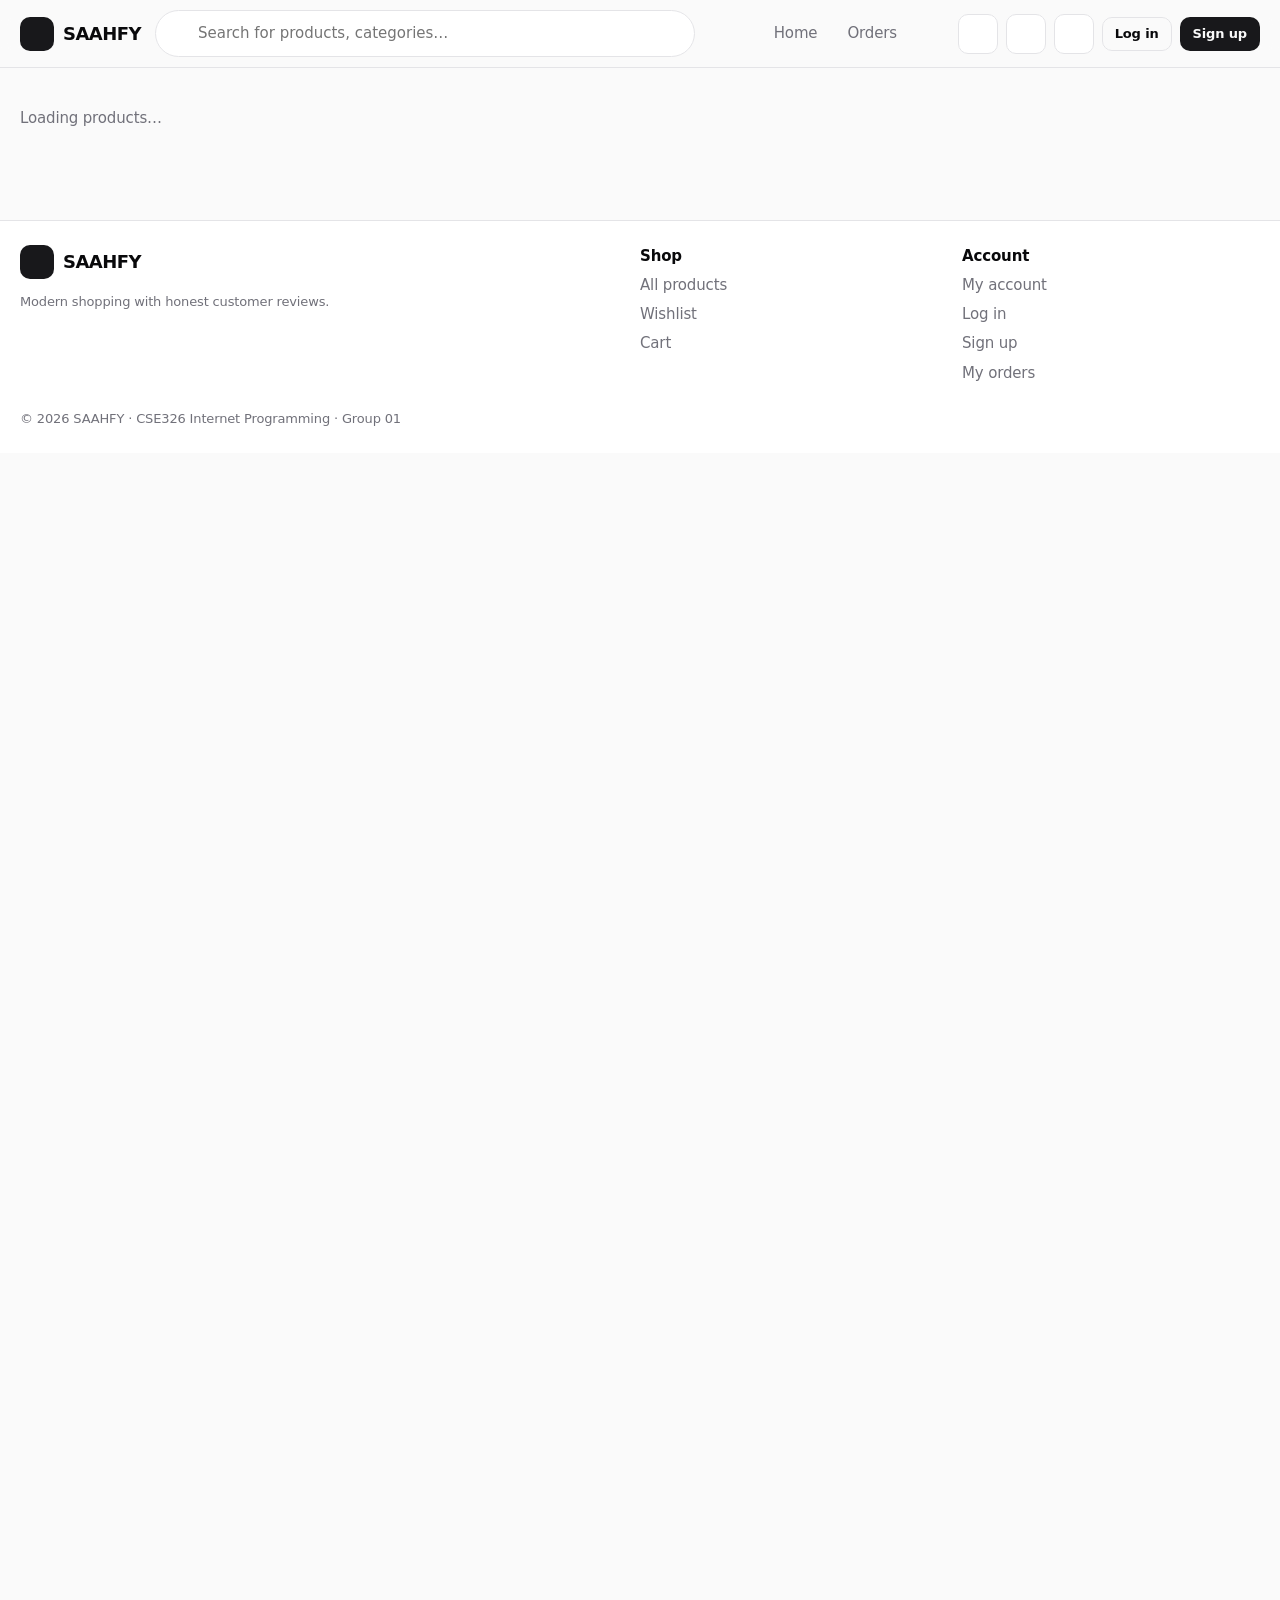
<file: index.html>
<!DOCTYPE html>
<html lang="en">
<head>
<meta charset="utf-8">
<meta name="viewport" content="width=device-width, initial-scale=1, viewport-fit=cover">
<meta name="theme-color" content="#18181b">
<title>Shop – SAAHFY</title>
<link rel="stylesheet" href="https://fonts.googleapis.com/css2?family=Inter:wght@400;500;600;700;800&display=swap">
<link rel="stylesheet" href="css/style.css">
<script>try{var t=localStorage.getItem('kk_theme');document.documentElement.dataset.theme=t||(matchMedia('(prefers-color-scheme:dark)').matches?'dark':'light')}catch(e){}</script>
</head>
<body data-root="">
<div id="app">
<header class="hd dsk">
  <div class="wrap hdr">
    <a class="logo" href="index.html"><span class="lg" data-icon="bag:18"></span>SAAHFY</a>
    <form class="hs" action="index.html"><span data-icon="search:17"></span><input name="q" placeholder="Search for products, categories…" aria-label="Search" autocomplete="off"></form>
    <nav class="nav hn">
      <a href="index.html" data-icon="home:17">Home</a>
      <a href="orders.html" data-hide-role="admin" data-icon="package:17">Orders</a>
      <a href="admin/dashboard.html" data-need="admin" hidden data-icon="shield:17">Admin</a>
    </nav>
    <div class="row hr">
      <button class="ib" onclick="toggleTheme()" aria-label="Theme" data-icon="moon:18"></button>
      <a class="ib" href="wishlist.html" aria-label="Wishlist"><span data-icon="heart:18"></span><span class="bdg wb" hidden></span></a>
      <a class="ib" href="cart.html" aria-label="Cart"><span data-icon="cart:19"></span><span class="bdg cb" hidden></span></a>
      <a class="auth-out btn o s" href="login.html">Log in</a>
      <a class="auth-out btn s" href="register.html">Sign up</a>
      <a class="auth-in acc" href="account.html" hidden><span class="av" data-avatar></span><span class="hn" data-username></span></a>
    </div>
  </div>
</header>
<header class="mh mob">
  <span class="lg" data-icon="bag:16"></span>
  <div class="mt">Home</div>
  <button class="ib" onclick="toggleTheme()" aria-label="Theme" data-icon="moon:17"></button>
  <a class="ib" href="cart.html" aria-label="Cart"><span data-icon="cart:18"></span><span class="bdg cb" hidden></span></a>
</header>
<main class="wrap mp" id="page"><p class="mu">Loading products…</p></main>
<footer class="ft dsk">
  <div class="wrap fg">
    <div><a class="logo" href="index.html"><span class="lg" data-icon="bag:18"></span>SAAHFY</a><p class="mu sm">Modern shopping with honest customer reviews.</p></div>
    <div><b>Shop</b><a href="index.html">All products</a><a href="wishlist.html">Wishlist</a><a href="cart.html">Cart</a></div>
    <div><b>Account</b><a href="account.html">My account</a><a href="login.html">Log in</a><a href="register.html">Sign up</a><a href="orders.html">My orders</a></div>
  </div>
  <div class="wrap sm mu" style="padding-top:0">© 2026 SAAHFY · CSE326 Internet Programming · Group 01</div>
</footer>
<nav class="tab mob">
  <a href="index.html"><span data-icon="home:20"></span><span>Home</span></a>
  <a href="wishlist.html"><span data-icon="heart:20"></span><span>Wishlist</span><span class="bdg wb" hidden></span></a>
  <a href="cart.html"><span data-icon="cart:20"></span><span>Cart</span><span class="bdg cb" hidden></span></a>
  <a href="orders.html" data-hide-role="admin"><span data-icon="package:20"></span><span>Orders</span></a>
  <a href="admin/dashboard.html" data-need="admin" hidden><span data-icon="shield:20"></span><span>Admin</span></a>
  <a href="account.html"><span data-icon="user:20"></span><span>Account</span></a>
</nav>
</div>
<script src="js/core.js"></script>
<script src="js/pages/index.js"></script>
</body>
</html>
</file>
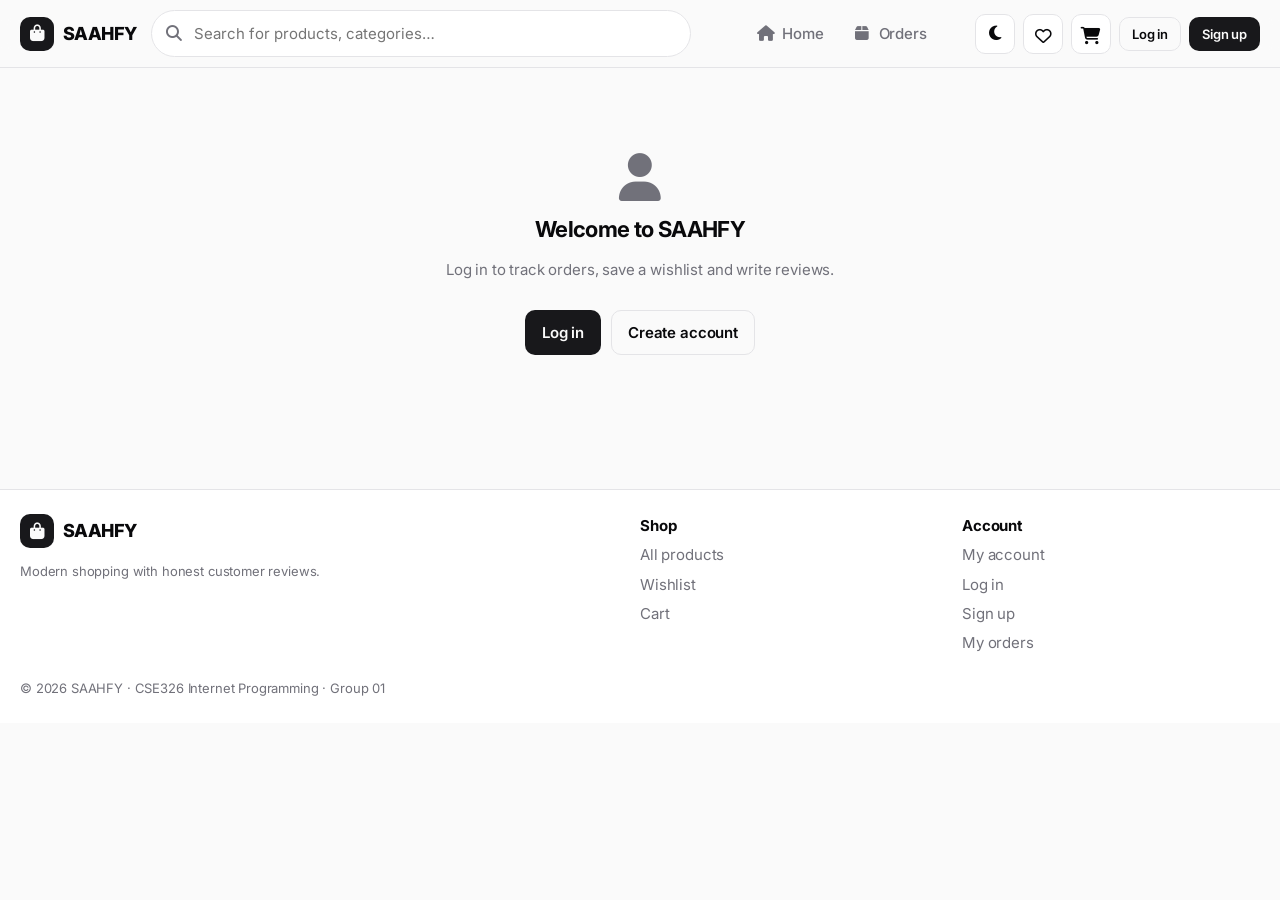
<file: account.html>
<!DOCTYPE html>
<html lang="en">
<head>
<meta charset="utf-8">
<meta name="viewport" content="width=device-width, initial-scale=1, viewport-fit=cover">
<meta name="theme-color" content="#18181b">
<title>Account – SAAHFY</title>
<link rel="stylesheet" href="https://fonts.googleapis.com/css2?family=Inter:wght@400;500;600;700;800&display=swap">
<link rel="stylesheet" href="css/style.css">
<script>try{var t=localStorage.getItem('kk_theme');document.documentElement.dataset.theme=t||(matchMedia('(prefers-color-scheme:dark)').matches?'dark':'light')}catch(e){}</script>
</head>
<body data-root="">
<div id="app">
<header class="hd dsk">
  <div class="wrap hdr">
    <a class="logo" href="index.html"><span class="lg" data-icon="bag:18"></span>SAAHFY</a>
    <form class="hs" action="index.html"><span data-icon="search:17"></span><input name="q" placeholder="Search for products, categories…" aria-label="Search" autocomplete="off"></form>
    <nav class="nav hn">
      <a href="index.html" data-icon="home:17">Home</a>
      <a href="orders.html" data-hide-role="admin" data-icon="package:17">Orders</a>
      <a href="admin/dashboard.html" data-need="admin" hidden data-icon="shield:17">Admin</a>
    </nav>
    <div class="row hr">
      <button class="ib" onclick="toggleTheme()" aria-label="Theme" data-icon="moon:18"></button>
      <a class="ib" href="wishlist.html" aria-label="Wishlist"><span data-icon="heart:18"></span><span class="bdg wb" hidden></span></a>
      <a class="ib" href="cart.html" aria-label="Cart"><span data-icon="cart:19"></span><span class="bdg cb" hidden></span></a>
      <a class="auth-out btn o s" href="login.html">Log in</a>
      <a class="auth-out btn s" href="register.html">Sign up</a>
      <a class="auth-in acc" href="account.html" hidden><span class="av" data-avatar></span><span class="hn" data-username></span></a>
    </div>
  </div>
</header>
<header class="mh mob">
  <span class="lg" data-icon="bag:16"></span>
  <div class="mt">Account</div>
  <button class="ib" onclick="toggleTheme()" aria-label="Theme" data-icon="moon:17"></button>
  <a class="ib" href="cart.html" aria-label="Cart"><span data-icon="cart:18"></span><span class="bdg cb" hidden></span></a>
</header>
<main class="wrap mp" id="page"><p class="mu">Loading account…</p></main>
<footer class="ft dsk">
  <div class="wrap fg">
    <div><a class="logo" href="index.html"><span class="lg" data-icon="bag:18"></span>SAAHFY</a><p class="mu sm">Modern shopping with honest customer reviews.</p></div>
    <div><b>Shop</b><a href="index.html">All products</a><a href="wishlist.html">Wishlist</a><a href="cart.html">Cart</a></div>
    <div><b>Account</b><a href="account.html">My account</a><a href="login.html">Log in</a><a href="register.html">Sign up</a><a href="orders.html">My orders</a></div>
  </div>
  <div class="wrap sm mu" style="padding-top:0">© 2026 SAAHFY · CSE326 Internet Programming · Group 01</div>
</footer>
<nav class="tab mob">
  <a href="index.html"><span data-icon="home:20"></span><span>Home</span></a>
  <a href="wishlist.html"><span data-icon="heart:20"></span><span>Wishlist</span><span class="bdg wb" hidden></span></a>
  <a href="cart.html"><span data-icon="cart:20"></span><span>Cart</span><span class="bdg cb" hidden></span></a>
  <a href="orders.html" data-hide-role="admin"><span data-icon="package:20"></span><span>Orders</span></a>
  <a href="admin/dashboard.html" data-need="admin" hidden><span data-icon="shield:20"></span><span>Admin</span></a>
  <a href="account.html"><span data-icon="user:20"></span><span>Account</span></a>
</nav>
</div>
<script src="js/core.js"></script>
<script src="js/pages/account.js"></script>
</body>
</html>
</file>
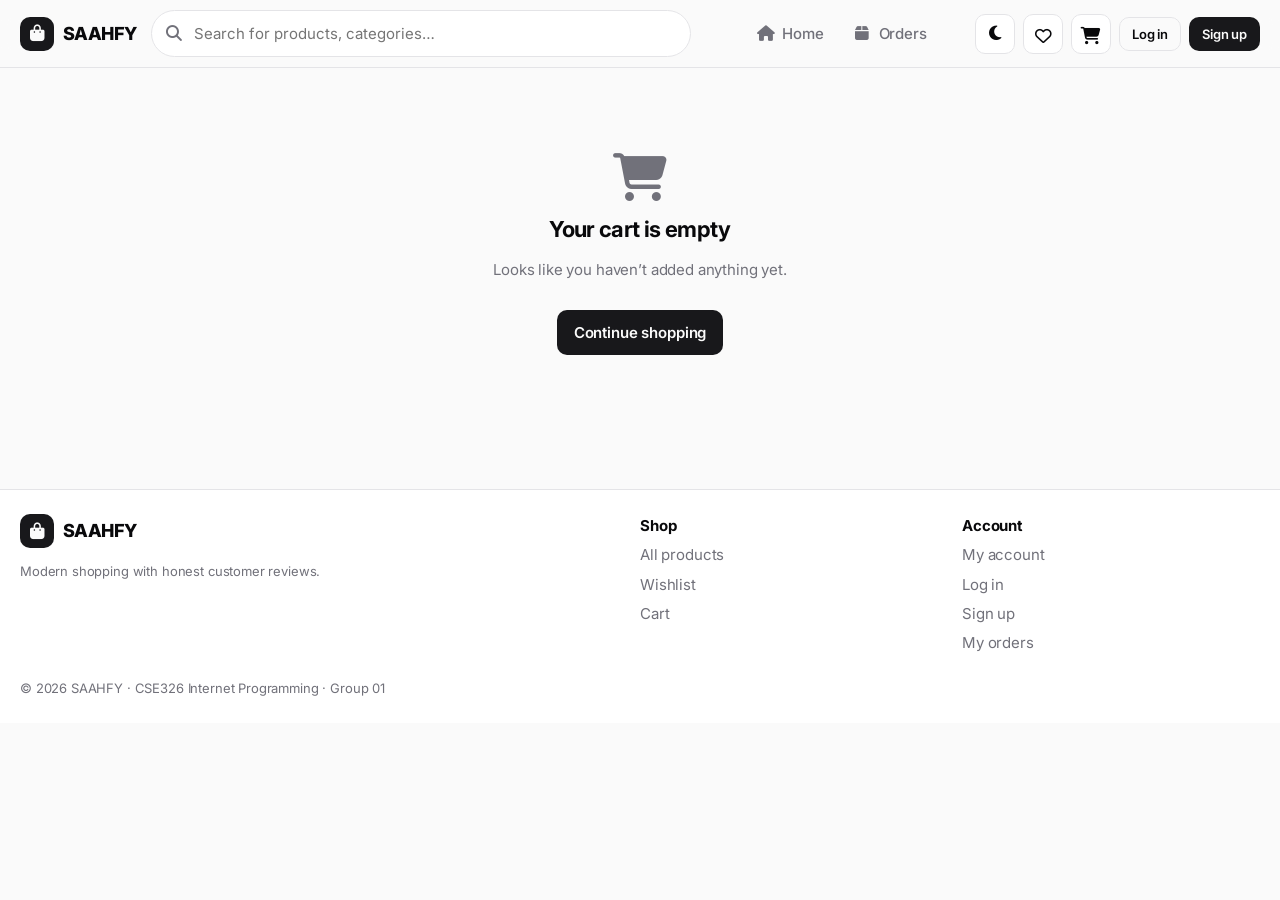
<file: cart.html>
<!DOCTYPE html>
<html lang="en">
<head>
<meta charset="utf-8">
<meta name="viewport" content="width=device-width, initial-scale=1, viewport-fit=cover">
<meta name="theme-color" content="#18181b">
<title>Cart – SAAHFY</title>
<link rel="stylesheet" href="https://fonts.googleapis.com/css2?family=Inter:wght@400;500;600;700;800&display=swap">
<link rel="stylesheet" href="css/style.css">
<script>try{var t=localStorage.getItem('kk_theme');document.documentElement.dataset.theme=t||(matchMedia('(prefers-color-scheme:dark)').matches?'dark':'light')}catch(e){}</script>
</head>
<body data-root="">
<div id="app">
<header class="hd dsk">
  <div class="wrap hdr">
    <a class="logo" href="index.html"><span class="lg" data-icon="bag:18"></span>SAAHFY</a>
    <form class="hs" action="index.html"><span data-icon="search:17"></span><input name="q" placeholder="Search for products, categories…" aria-label="Search" autocomplete="off"></form>
    <nav class="nav hn">
      <a href="index.html" data-icon="home:17">Home</a>
      <a href="orders.html" data-hide-role="admin" data-icon="package:17">Orders</a>
      <a href="admin/dashboard.html" data-need="admin" hidden data-icon="shield:17">Admin</a>
    </nav>
    <div class="row hr">
      <button class="ib" onclick="toggleTheme()" aria-label="Theme" data-icon="moon:18"></button>
      <a class="ib" href="wishlist.html" aria-label="Wishlist"><span data-icon="heart:18"></span><span class="bdg wb" hidden></span></a>
      <a class="ib" href="cart.html" aria-label="Cart"><span data-icon="cart:19"></span><span class="bdg cb" hidden></span></a>
      <a class="auth-out btn o s" href="login.html">Log in</a>
      <a class="auth-out btn s" href="register.html">Sign up</a>
      <a class="auth-in acc" href="account.html" hidden><span class="av" data-avatar></span><span class="hn" data-username></span></a>
    </div>
  </div>
</header>
<header class="mh mob">
  <span class="lg" data-icon="bag:16"></span>
  <div class="mt">My cart</div>
  <button class="ib" onclick="toggleTheme()" aria-label="Theme" data-icon="moon:17"></button>
  <a class="ib" href="cart.html" aria-label="Cart"><span data-icon="cart:18"></span><span class="bdg cb" hidden></span></a>
</header>
<main class="wrap mp" id="page"><p class="mu">Loading cart…</p></main>
<footer class="ft dsk">
  <div class="wrap fg">
    <div><a class="logo" href="index.html"><span class="lg" data-icon="bag:18"></span>SAAHFY</a><p class="mu sm">Modern shopping with honest customer reviews.</p></div>
    <div><b>Shop</b><a href="index.html">All products</a><a href="wishlist.html">Wishlist</a><a href="cart.html">Cart</a></div>
    <div><b>Account</b><a href="account.html">My account</a><a href="login.html">Log in</a><a href="register.html">Sign up</a><a href="orders.html">My orders</a></div>
  </div>
  <div class="wrap sm mu" style="padding-top:0">© 2026 SAAHFY · CSE326 Internet Programming · Group 01</div>
</footer>
<nav class="tab mob">
  <a href="index.html"><span data-icon="home:20"></span><span>Home</span></a>
  <a href="wishlist.html"><span data-icon="heart:20"></span><span>Wishlist</span><span class="bdg wb" hidden></span></a>
  <a href="cart.html"><span data-icon="cart:20"></span><span>Cart</span><span class="bdg cb" hidden></span></a>
  <a href="orders.html" data-hide-role="admin"><span data-icon="package:20"></span><span>Orders</span></a>
  <a href="admin/dashboard.html" data-need="admin" hidden><span data-icon="shield:20"></span><span>Admin</span></a>
  <a href="account.html"><span data-icon="user:20"></span><span>Account</span></a>
</nav>
</div>
<script src="js/core.js"></script>
<script src="js/pages/cart.js"></script>
</body>
</html>
</file>
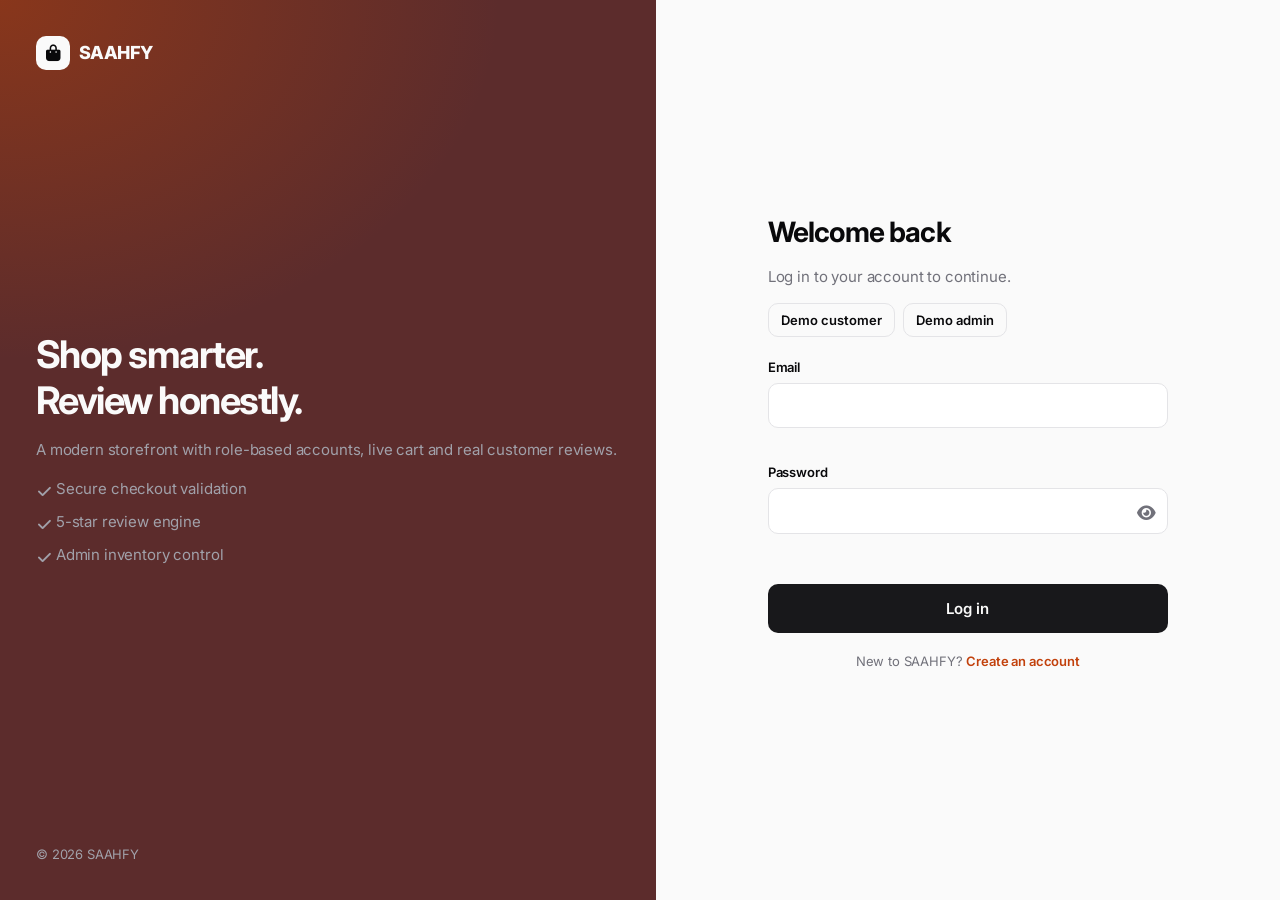
<file: checkout.html>
<!DOCTYPE html>
<html lang="en">
<head>
<meta charset="utf-8">
<meta name="viewport" content="width=device-width, initial-scale=1, viewport-fit=cover">
<meta name="theme-color" content="#18181b">
<title>Checkout – SAAHFY</title>
<link rel="stylesheet" href="https://fonts.googleapis.com/css2?family=Inter:wght@400;500;600;700;800&display=swap">
<link rel="stylesheet" href="css/style.css">
<script>try{var t=localStorage.getItem('kk_theme');document.documentElement.dataset.theme=t||(matchMedia('(prefers-color-scheme:dark)').matches?'dark':'light')}catch(e){}</script>
</head>
<body data-root="">
<div id="app">
<header class="mh mob">
  <button class="ib" onclick="back()" aria-label="Back" data-icon="back:17"></button>
  <div class="mt">Checkout</div>
  <button class="ib" onclick="toggleTheme()" aria-label="Theme" data-icon="moon:17"></button>
</header>
<main class="wrap mp" id="page">
  <div class="steps"><span class="done">1 Cart</span><span class="on">2 Checkout</span><span>3 Confirmation</span></div>
  <h1 style="margin-bottom:18px">Checkout</h1>
  <form id="cf" class="two" novalidate>
    <div class="card">
      <h3 style="margin-bottom:14px">Shipping details</h3>
      <div class="f"><label for="nm">Full name</label><input id="nm" type="text"><div class="err" id="e_nm"></div></div>
      <div class="g2">
        <div class="f"><label for="em">Email</label><input id="em" type="email"><div class="err" id="e_em"></div></div>
        <div class="f"><label for="ph">Mobile (10 digits)</label><input id="ph" type="tel" inputmode="numeric" maxlength="10"><div class="err" id="e_ph"></div></div>
      </div>
      <div class="f"><label for="ad">Delivery address</label><input id="ad" type="text" placeholder="House no, street, city"><div class="err" id="e_ad"></div></div>
      <div class="f"><label for="pn">PIN code</label><input id="pn" type="text" inputmode="numeric" maxlength="6"><div class="err" id="e_pn"></div></div>
      <h3 style="margin:20px 0 14px">Payment</h3>
      <div class="f"><label for="cn">Card number</label><input id="cn" type="text" inputmode="numeric" placeholder="4242 4242 4242 4242" oninput="fmtCard(this)"><div class="err" id="e_cn"></div></div>
      <div class="g2">
        <div class="f"><label for="ex">Expiry (MM/YY)</label><input id="ex" type="text" placeholder="MM/YY" oninput="fmtExp(this)"><div class="err" id="e_ex"></div></div>
        <div class="f"><label for="cv">CVV</label><input id="cv" type="password" inputmode="numeric" maxlength="3"><div class="err" id="e_cv"></div></div>
      </div>
      <p class="mu sm">Demo payment only. Never enter a real card number. Test card: 4242 4242 4242 4242.</p>
    </div>
    <aside class="card sum">
      <h3 style="margin-bottom:10px">Your order</h3>
      <div id="co-items"></div>
      <div class="r"><span class="mu">Subtotal</span><span id="co-sub"></span></div>
      <div class="r" id="co-disc-row" hidden><span class="mu">Discount</span><span class="okc" id="co-disc"></span></div>
      <div class="r"><span class="mu">Shipping</span><span id="co-ship"></span></div>
      <div class="r"><span class="mu">GST</span><span id="co-gst"></span></div>
      <div class="r t"><span>Total</span><span id="co-total"></span></div>
      <button class="btn b dsk" style="margin-top:14px" type="submit"><span data-icon="lock:17"></span>Place order · <span id="co-total-btn"></span></button>
      <a class="btn o b dsk" style="margin-top:8px" href="cart.html">Back to cart</a>
    </aside>
  </form>
</main>
</div>
<script src="js/core.js"></script>
<script src="js/pages/checkout.js"></script>
</body>
</html>
</file>
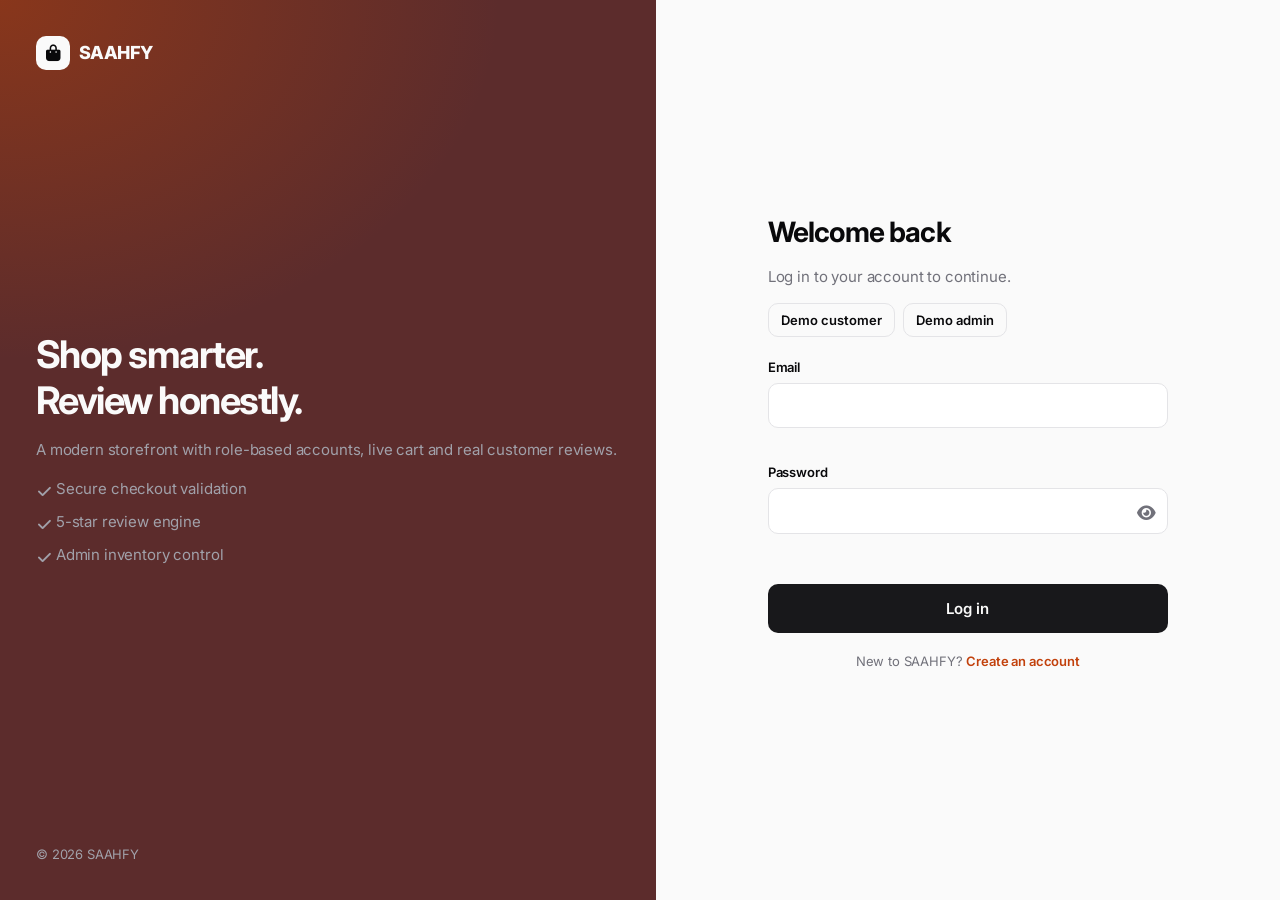
<file: login.html>
<!DOCTYPE html>
<html lang="en">
<head>
<meta charset="utf-8">
<meta name="viewport" content="width=device-width, initial-scale=1, viewport-fit=cover">
<meta name="theme-color" content="#18181b">
<title>Log in – SAAHFY</title>
<link rel="stylesheet" href="https://fonts.googleapis.com/css2?family=Inter:wght@400;500;600;700;800&display=swap">
<link rel="stylesheet" href="css/style.css">
<script>try{var t=localStorage.getItem('kk_theme');document.documentElement.dataset.theme=t||(matchMedia('(prefers-color-scheme:dark)').matches?'dark':'light')}catch(e){}</script>
</head>
<body data-root="">
<div id="app">
<header class="mh mob">
  <button class="ib" onclick="back()" aria-label="Back" data-icon="back:17"></button>
  <div class="mt">Log in</div>
  <button class="ib" onclick="toggleTheme()" aria-label="Theme" data-icon="moon:17"></button>
</header>
<div class="au">
  <aside class="aup dsk">
    <a class="logo" href="index.html"><span class="lg" data-icon="bag:18"></span>SAAHFY</a>
    <div>
      <h2>Shop smarter.<br>Review honestly.</h2>
      <p>A modern storefront with role-based accounts, live cart and real customer reviews.</p>
      <ul>
        <li><span data-icon="check:16"></span> Secure checkout validation</li>
        <li><span data-icon="check:16"></span> 5-star review engine</li>
        <li><span data-icon="check:16"></span> Admin inventory control</li>
      </ul>
    </div>
    <span class="sm" style="color:#a1a1aa">© 2026 SAAHFY</span>
  </aside>
  <section class="auf">
    <div class="auc">
      <a class="logo amb" href="index.html"><span class="lg" data-icon="bag:18"></span>SAAHFY</a>
      <h1>Welcome back</h1>
      <p class="mu">Log in to your account to continue.</p>
      <div class="demo">
        <button class="btn o s" type="button" onclick="fill('user@shop.com','user123')">Demo customer</button>
        <button class="btn o s" type="button" onclick="fill('admin@shop.com','admin123')">Demo admin</button>
      </div>
      <form id="lf" novalidate>
        <div class="f"><label for="em">Email</label><input id="em" type="email" autocomplete="email"><div class="err" id="e_em"></div></div>
        <div class="f"><label for="pw">Password</label>
          <div class="pw"><input id="pw" type="password" autocomplete="current-password"><button type="button" onclick="togglePw('pw')" aria-label="Show password" data-icon="eye:18"></button></div>
          <div class="err" id="e_pw"></div>
        </div>
        <div class="err" id="e_form"></div>
        <button class="btn b">Log in</button>
      </form>
      <p class="sm mu" style="margin-top:18px;text-align:center">New to SAAHFY? <a href="register.html" style="color:var(--at);font-weight:600">Create an account</a></p>
    </div>
  </section>
</div>
<nav class="tab mob">
  <a href="index.html"><span data-icon="home:20"></span><span>Home</span></a>
  <a href="wishlist.html"><span data-icon="heart:20"></span><span>Wishlist</span><span class="bdg wb" hidden></span></a>
  <a href="cart.html"><span data-icon="cart:20"></span><span>Cart</span><span class="bdg cb" hidden></span></a>
  <a href="orders.html" data-hide-role="admin"><span data-icon="package:20"></span><span>Orders</span></a>
  <a href="admin/dashboard.html" data-need="admin" hidden><span data-icon="shield:20"></span><span>Admin</span></a>
  <a href="account.html"><span data-icon="user:20"></span><span>Account</span></a>
</nav>
</div>
<script src="js/core.js"></script>
<script src="js/pages/login.js"></script>
</body>
</html>
</file>
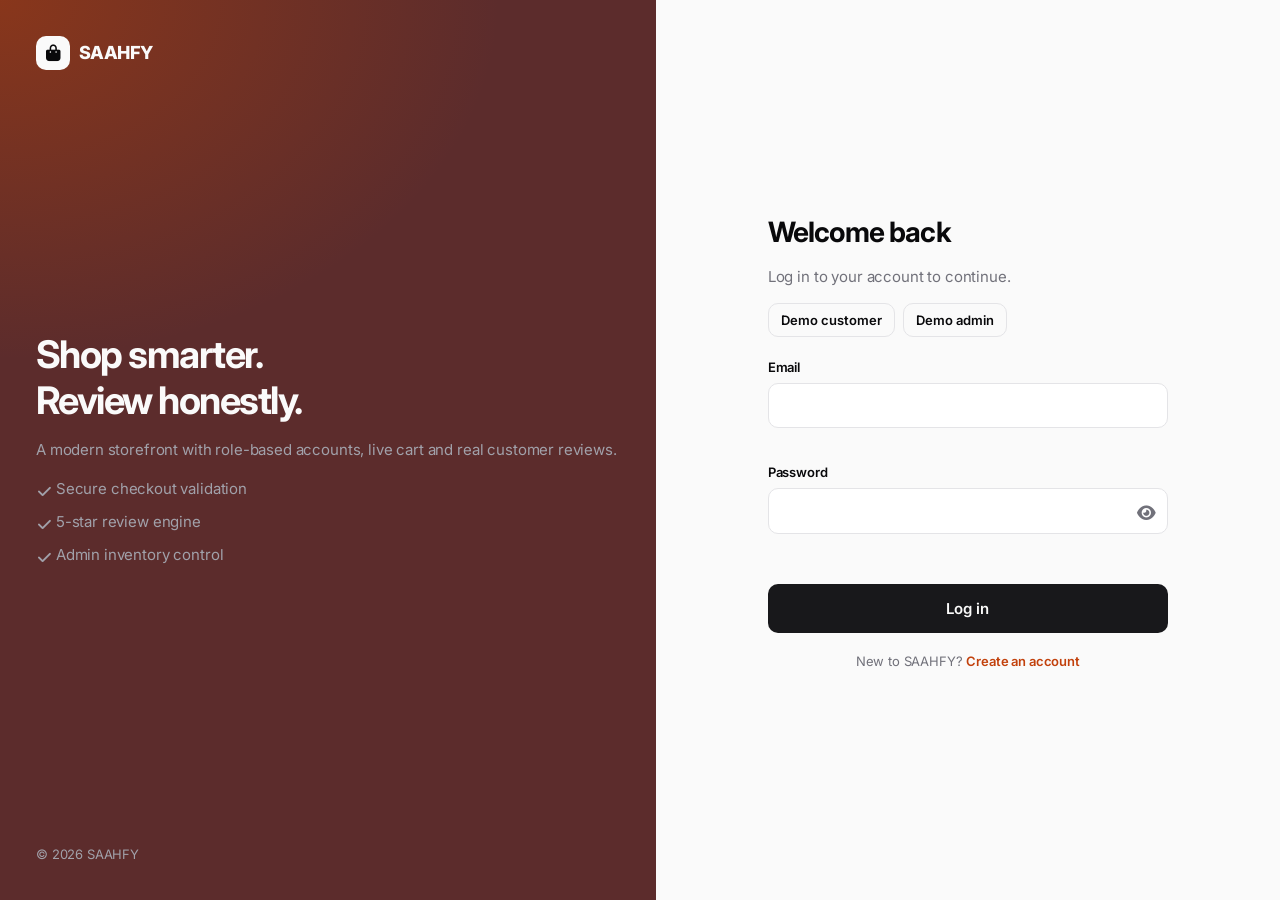
<file: orders.html>
<!DOCTYPE html>
<html lang="en">
<head>
<meta charset="utf-8">
<meta name="viewport" content="width=device-width, initial-scale=1, viewport-fit=cover">
<meta name="theme-color" content="#18181b">
<title>My Orders – SAAHFY</title>
<link rel="stylesheet" href="https://fonts.googleapis.com/css2?family=Inter:wght@400;500;600;700;800&display=swap">
<link rel="stylesheet" href="css/style.css">
<script>try{var t=localStorage.getItem('kk_theme');document.documentElement.dataset.theme=t||(matchMedia('(prefers-color-scheme:dark)').matches?'dark':'light')}catch(e){}</script>
</head>
<body data-root="">
<div id="app">
<header class="hd dsk">
  <div class="wrap hdr">
    <a class="logo" href="index.html"><span class="lg" data-icon="bag:18"></span>SAAHFY</a>
    <form class="hs" action="index.html"><span data-icon="search:17"></span><input name="q" placeholder="Search for products, categories…" aria-label="Search" autocomplete="off"></form>
    <nav class="nav hn">
      <a href="index.html" data-icon="home:17">Home</a>
      <a href="orders.html" data-hide-role="admin" data-icon="package:17">Orders</a>
      <a href="admin/dashboard.html" data-need="admin" hidden data-icon="shield:17">Admin</a>
    </nav>
    <div class="row hr">
      <button class="ib" onclick="toggleTheme()" aria-label="Theme" data-icon="moon:18"></button>
      <a class="ib" href="wishlist.html" aria-label="Wishlist"><span data-icon="heart:18"></span><span class="bdg wb" hidden></span></a>
      <a class="ib" href="cart.html" aria-label="Cart"><span data-icon="cart:19"></span><span class="bdg cb" hidden></span></a>
      <a class="auth-out btn o s" href="login.html">Log in</a>
      <a class="auth-out btn s" href="register.html">Sign up</a>
      <a class="auth-in acc" href="account.html" hidden><span class="av" data-avatar></span><span class="hn" data-username></span></a>
    </div>
  </div>
</header>
<header class="mh mob">
  <span class="lg" data-icon="bag:16"></span>
  <div class="mt">My orders</div>
  <button class="ib" onclick="toggleTheme()" aria-label="Theme" data-icon="moon:17"></button>
  <a class="ib" href="cart.html" aria-label="Cart"><span data-icon="cart:18"></span><span class="bdg cb" hidden></span></a>
</header>
<main class="wrap mp" id="page"><p class="mu">Loading orders…</p></main>
<footer class="ft dsk">
  <div class="wrap fg">
    <div><a class="logo" href="index.html"><span class="lg" data-icon="bag:18"></span>SAAHFY</a><p class="mu sm">Modern shopping with honest customer reviews.</p></div>
    <div><b>Shop</b><a href="index.html">All products</a><a href="wishlist.html">Wishlist</a><a href="cart.html">Cart</a></div>
    <div><b>Account</b><a href="account.html">My account</a><a href="login.html">Log in</a><a href="register.html">Sign up</a><a href="orders.html">My orders</a></div>
  </div>
  <div class="wrap sm mu" style="padding-top:0">© 2026 SAAHFY · CSE326 Internet Programming · Group 01</div>
</footer>
<nav class="tab mob">
  <a href="index.html"><span data-icon="home:20"></span><span>Home</span></a>
  <a href="wishlist.html"><span data-icon="heart:20"></span><span>Wishlist</span><span class="bdg wb" hidden></span></a>
  <a href="cart.html"><span data-icon="cart:20"></span><span>Cart</span><span class="bdg cb" hidden></span></a>
  <a href="orders.html" data-hide-role="admin"><span data-icon="package:20"></span><span>Orders</span></a>
  <a href="admin/dashboard.html" data-need="admin" hidden><span data-icon="shield:20"></span><span>Admin</span></a>
  <a href="account.html"><span data-icon="user:20"></span><span>Account</span></a>
</nav>
</div>
<script src="js/core.js"></script>
<script src="js/pages/orders.js"></script>
</body>
</html>
</file>
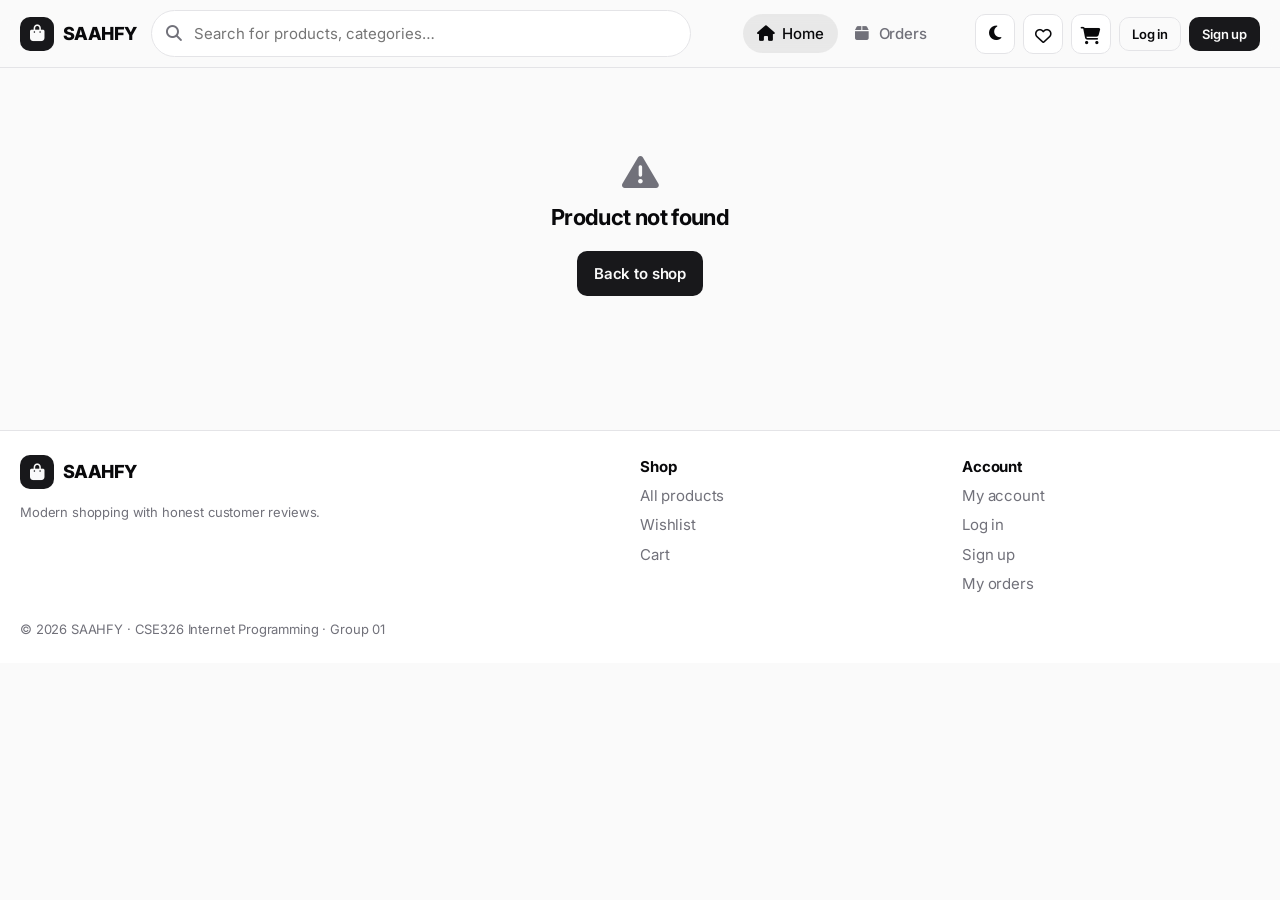
<file: product.html>
<!DOCTYPE html>
<html lang="en">
<head>
<meta charset="utf-8">
<meta name="viewport" content="width=device-width, initial-scale=1, viewport-fit=cover">
<meta name="theme-color" content="#18181b">
<title>Product – SAAHFY</title>
<link rel="stylesheet" href="https://fonts.googleapis.com/css2?family=Inter:wght@400;500;600;700;800&display=swap">
<link rel="stylesheet" href="css/style.css">
<script>try{var t=localStorage.getItem('kk_theme');document.documentElement.dataset.theme=t||(matchMedia('(prefers-color-scheme:dark)').matches?'dark':'light')}catch(e){}</script>
</head>
<body data-root="">
<div id="app">
<header class="hd dsk">
  <div class="wrap hdr">
    <a class="logo" href="index.html"><span class="lg" data-icon="bag:18"></span>SAAHFY</a>
    <form class="hs" action="index.html"><span data-icon="search:17"></span><input name="q" placeholder="Search for products, categories…" aria-label="Search" autocomplete="off"></form>
    <nav class="nav hn">
      <a href="index.html" data-icon="home:17">Home</a>
      <a href="orders.html" data-hide-role="admin" data-icon="package:17">Orders</a>
      <a href="admin/dashboard.html" data-need="admin" hidden data-icon="shield:17">Admin</a>
    </nav>
    <div class="row hr">
      <button class="ib" onclick="toggleTheme()" aria-label="Theme" data-icon="moon:18"></button>
      <a class="ib" href="wishlist.html" aria-label="Wishlist"><span data-icon="heart:18"></span><span class="bdg wb" hidden></span></a>
      <a class="ib" href="cart.html" aria-label="Cart"><span data-icon="cart:19"></span><span class="bdg cb" hidden></span></a>
      <a class="auth-out btn o s" href="login.html">Log in</a>
      <a class="auth-out btn s" href="register.html">Sign up</a>
      <a class="auth-in acc" href="account.html" hidden><span class="av" data-avatar></span><span class="hn" data-username></span></a>
    </div>
  </div>
</header>
<header class="mh mob">
  <button class="ib" onclick="back()" aria-label="Back" data-icon="back:17"></button>
  <div class="mt">Product</div>
  <button class="ib" onclick="toggleTheme()" aria-label="Theme" data-icon="moon:17"></button>
  <a class="ib" href="cart.html" aria-label="Cart"><span data-icon="cart:18"></span><span class="bdg cb" hidden></span></a>
</header>
<main class="wrap mp" id="page"><p class="mu">Loading product…</p></main>
<footer class="ft dsk">
  <div class="wrap fg">
    <div><a class="logo" href="index.html"><span class="lg" data-icon="bag:18"></span>SAAHFY</a><p class="mu sm">Modern shopping with honest customer reviews.</p></div>
    <div><b>Shop</b><a href="index.html">All products</a><a href="wishlist.html">Wishlist</a><a href="cart.html">Cart</a></div>
    <div><b>Account</b><a href="account.html">My account</a><a href="login.html">Log in</a><a href="register.html">Sign up</a><a href="orders.html">My orders</a></div>
  </div>
  <div class="wrap sm mu" style="padding-top:0">© 2026 SAAHFY · CSE326 Internet Programming · Group 01</div>
</footer>
<nav class="tab mob">
  <a href="index.html"><span data-icon="home:20"></span><span>Home</span></a>
  <a href="wishlist.html"><span data-icon="heart:20"></span><span>Wishlist</span><span class="bdg wb" hidden></span></a>
  <a href="cart.html"><span data-icon="cart:20"></span><span>Cart</span><span class="bdg cb" hidden></span></a>
  <a href="orders.html" data-hide-role="admin"><span data-icon="package:20"></span><span>Orders</span></a>
  <a href="admin/dashboard.html" data-need="admin" hidden><span data-icon="shield:20"></span><span>Admin</span></a>
  <a href="account.html"><span data-icon="user:20"></span><span>Account</span></a>
</nav>
</div>
<script src="js/core.js"></script>
<script src="js/pages/product.js"></script>
</body>
</html>
</file>
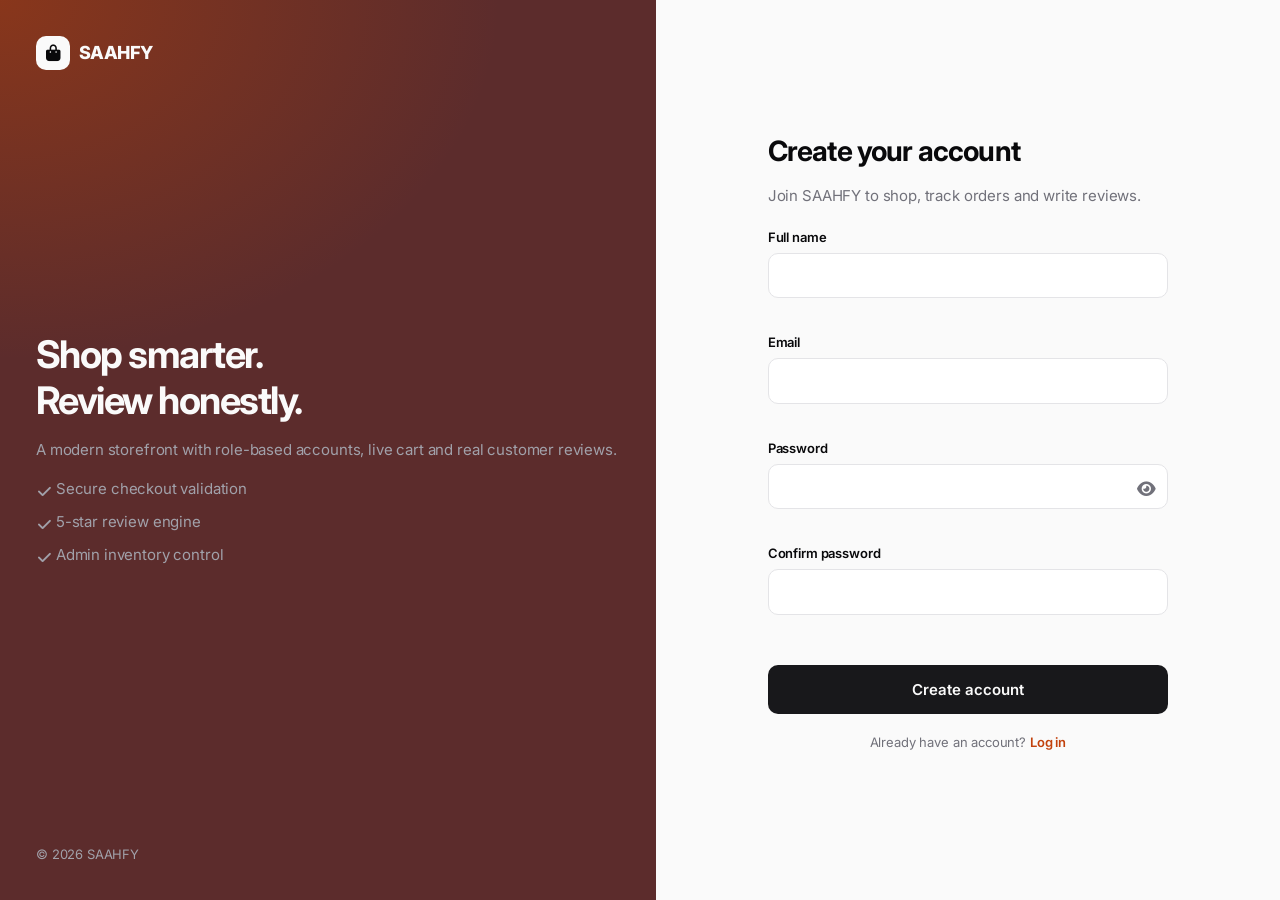
<file: register.html>
<!DOCTYPE html>
<html lang="en">
<head>
<meta charset="utf-8">
<meta name="viewport" content="width=device-width, initial-scale=1, viewport-fit=cover">
<meta name="theme-color" content="#18181b">
<title>Sign up – SAAHFY</title>
<link rel="stylesheet" href="https://fonts.googleapis.com/css2?family=Inter:wght@400;500;600;700;800&display=swap">
<link rel="stylesheet" href="css/style.css">
<script>try{var t=localStorage.getItem('kk_theme');document.documentElement.dataset.theme=t||(matchMedia('(prefers-color-scheme:dark)').matches?'dark':'light')}catch(e){}</script>
</head>
<body data-root="">
<div id="app">
<header class="mh mob">
  <button class="ib" onclick="back()" aria-label="Back" data-icon="back:17"></button>
  <div class="mt">Sign up</div>
  <button class="ib" onclick="toggleTheme()" aria-label="Theme" data-icon="moon:17"></button>
</header>
<div class="au">
  <aside class="aup dsk">
    <a class="logo" href="index.html"><span class="lg" data-icon="bag:18"></span>SAAHFY</a>
    <div>
      <h2>Shop smarter.<br>Review honestly.</h2>
      <p>A modern storefront with role-based accounts, live cart and real customer reviews.</p>
      <ul>
        <li><span data-icon="check:16"></span> Secure checkout validation</li>
        <li><span data-icon="check:16"></span> 5-star review engine</li>
        <li><span data-icon="check:16"></span> Admin inventory control</li>
      </ul>
    </div>
    <span class="sm" style="color:#a1a1aa">© 2026 SAAHFY</span>
  </aside>
  <section class="auf">
    <div class="auc">
      <a class="logo amb" href="index.html"><span class="lg" data-icon="bag:18"></span>SAAHFY</a>
      <h1>Create your account</h1>
      <p class="mu">Join SAAHFY to shop, track orders and write reviews.</p>
      <form id="rf" novalidate>
        <div class="f"><label for="nm">Full name</label><input id="nm" type="text" autocomplete="name"><div class="err" id="e_nm"></div></div>
        <div class="f"><label for="em">Email</label><input id="em" type="email" autocomplete="email"><div class="err" id="e_em"></div></div>
        <div class="f"><label for="pw">Password</label>
          <div class="pw"><input id="pw" type="password" autocomplete="new-password"><button type="button" onclick="togglePw('pw')" aria-label="Show password" data-icon="eye:18"></button></div>
          <div class="err" id="e_pw"></div>
        </div>
        <div class="f"><label for="pc">Confirm password</label><input id="pc" type="password" autocomplete="new-password"><div class="err" id="e_pc"></div></div>
        <div class="err" id="e_form"></div>
        <button class="btn b">Create account</button>
      </form>
      <p class="sm mu" style="margin-top:18px;text-align:center">Already have an account? <a href="login.html" style="color:var(--at);font-weight:600">Log in</a></p>
    </div>
  </section>
</div>
<nav class="tab mob">
  <a href="index.html"><span data-icon="home:20"></span><span>Home</span></a>
  <a href="wishlist.html"><span data-icon="heart:20"></span><span>Wishlist</span><span class="bdg wb" hidden></span></a>
  <a href="cart.html"><span data-icon="cart:20"></span><span>Cart</span><span class="bdg cb" hidden></span></a>
  <a href="orders.html" data-hide-role="admin"><span data-icon="package:20"></span><span>Orders</span></a>
  <a href="admin/dashboard.html" data-need="admin" hidden><span data-icon="shield:20"></span><span>Admin</span></a>
  <a href="account.html"><span data-icon="user:20"></span><span>Account</span></a>
</nav>
</div>
<script src="js/core.js"></script>
<script src="js/pages/register.js"></script>
</body>
</html>
</file>
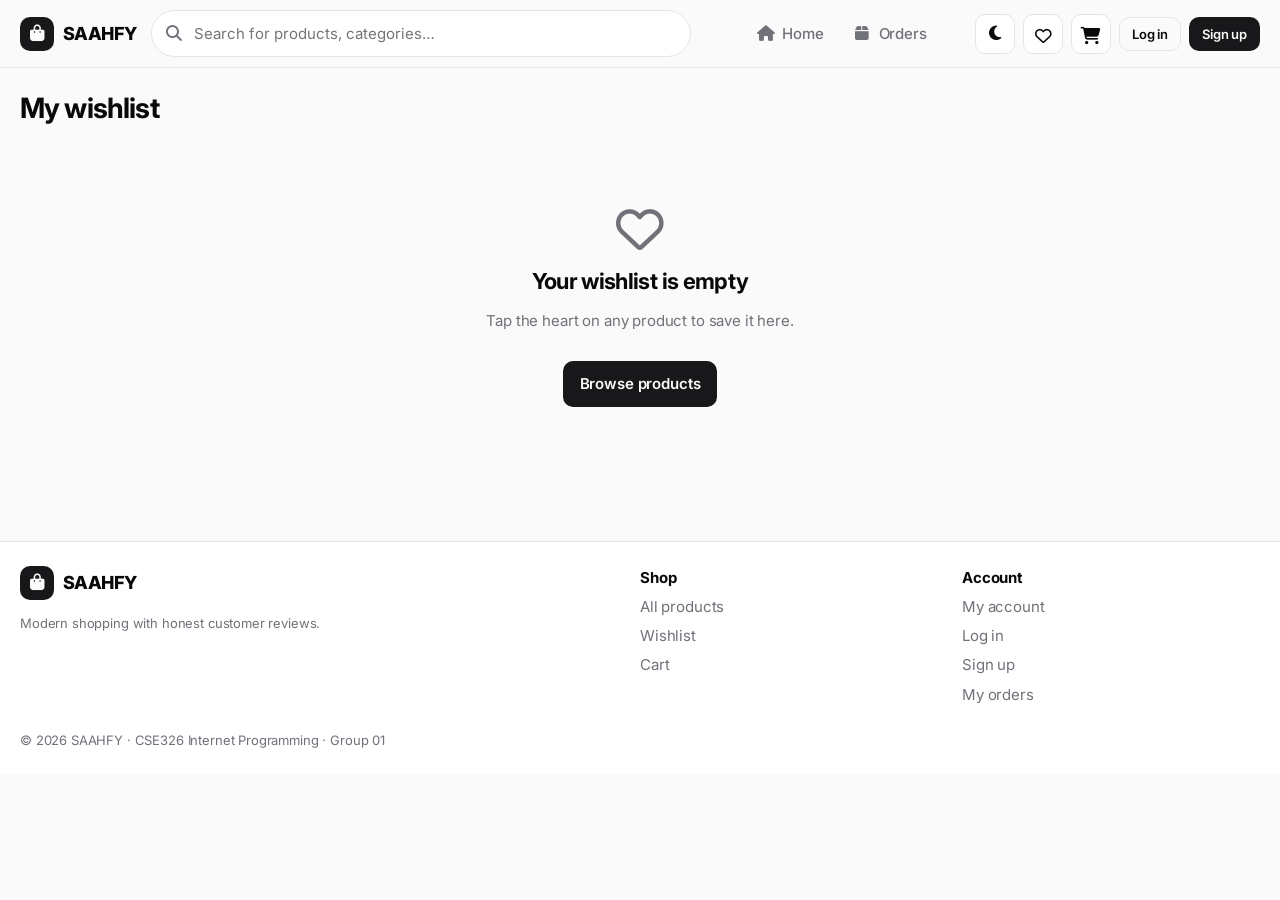
<file: wishlist.html>
<!DOCTYPE html>
<html lang="en">
<head>
<meta charset="utf-8">
<meta name="viewport" content="width=device-width, initial-scale=1, viewport-fit=cover">
<meta name="theme-color" content="#18181b">
<title>Wishlist – SAAHFY</title>
<link rel="stylesheet" href="https://fonts.googleapis.com/css2?family=Inter:wght@400;500;600;700;800&display=swap">
<link rel="stylesheet" href="css/style.css">
<script>try{var t=localStorage.getItem('kk_theme');document.documentElement.dataset.theme=t||(matchMedia('(prefers-color-scheme:dark)').matches?'dark':'light')}catch(e){}</script>
</head>
<body data-root="">
<div id="app">
<header class="hd dsk">
  <div class="wrap hdr">
    <a class="logo" href="index.html"><span class="lg" data-icon="bag:18"></span>SAAHFY</a>
    <form class="hs" action="index.html"><span data-icon="search:17"></span><input name="q" placeholder="Search for products, categories…" aria-label="Search" autocomplete="off"></form>
    <nav class="nav hn">
      <a href="index.html" data-icon="home:17">Home</a>
      <a href="orders.html" data-hide-role="admin" data-icon="package:17">Orders</a>
      <a href="admin/dashboard.html" data-need="admin" hidden data-icon="shield:17">Admin</a>
    </nav>
    <div class="row hr">
      <button class="ib" onclick="toggleTheme()" aria-label="Theme" data-icon="moon:18"></button>
      <a class="ib" href="wishlist.html" aria-label="Wishlist"><span data-icon="heart:18"></span><span class="bdg wb" hidden></span></a>
      <a class="ib" href="cart.html" aria-label="Cart"><span data-icon="cart:19"></span><span class="bdg cb" hidden></span></a>
      <a class="auth-out btn o s" href="login.html">Log in</a>
      <a class="auth-out btn s" href="register.html">Sign up</a>
      <a class="auth-in acc" href="account.html" hidden><span class="av" data-avatar></span><span class="hn" data-username></span></a>
    </div>
  </div>
</header>
<header class="mh mob">
  <span class="lg" data-icon="bag:16"></span>
  <div class="mt">Wishlist</div>
  <button class="ib" onclick="toggleTheme()" aria-label="Theme" data-icon="moon:17"></button>
  <a class="ib" href="cart.html" aria-label="Cart"><span data-icon="cart:18"></span><span class="bdg cb" hidden></span></a>
</header>
<main class="wrap mp" id="page"><p class="mu">Loading wishlist…</p></main>
<footer class="ft dsk">
  <div class="wrap fg">
    <div><a class="logo" href="index.html"><span class="lg" data-icon="bag:18"></span>SAAHFY</a><p class="mu sm">Modern shopping with honest customer reviews.</p></div>
    <div><b>Shop</b><a href="index.html">All products</a><a href="wishlist.html">Wishlist</a><a href="cart.html">Cart</a></div>
    <div><b>Account</b><a href="account.html">My account</a><a href="login.html">Log in</a><a href="register.html">Sign up</a><a href="orders.html">My orders</a></div>
  </div>
  <div class="wrap sm mu" style="padding-top:0">© 2026 SAAHFY · CSE326 Internet Programming · Group 01</div>
</footer>
<nav class="tab mob">
  <a href="index.html"><span data-icon="home:20"></span><span>Home</span></a>
  <a href="wishlist.html"><span data-icon="heart:20"></span><span>Wishlist</span><span class="bdg wb" hidden></span></a>
  <a href="cart.html"><span data-icon="cart:20"></span><span>Cart</span><span class="bdg cb" hidden></span></a>
  <a href="orders.html" data-hide-role="admin"><span data-icon="package:20"></span><span>Orders</span></a>
  <a href="admin/dashboard.html" data-need="admin" hidden><span data-icon="shield:20"></span><span>Admin</span></a>
  <a href="account.html"><span data-icon="user:20"></span><span>Account</span></a>
</nav>
</div>
<script src="js/core.js"></script>
<script src="js/pages/wishlist.js"></script>
</body>
</html>
</file>
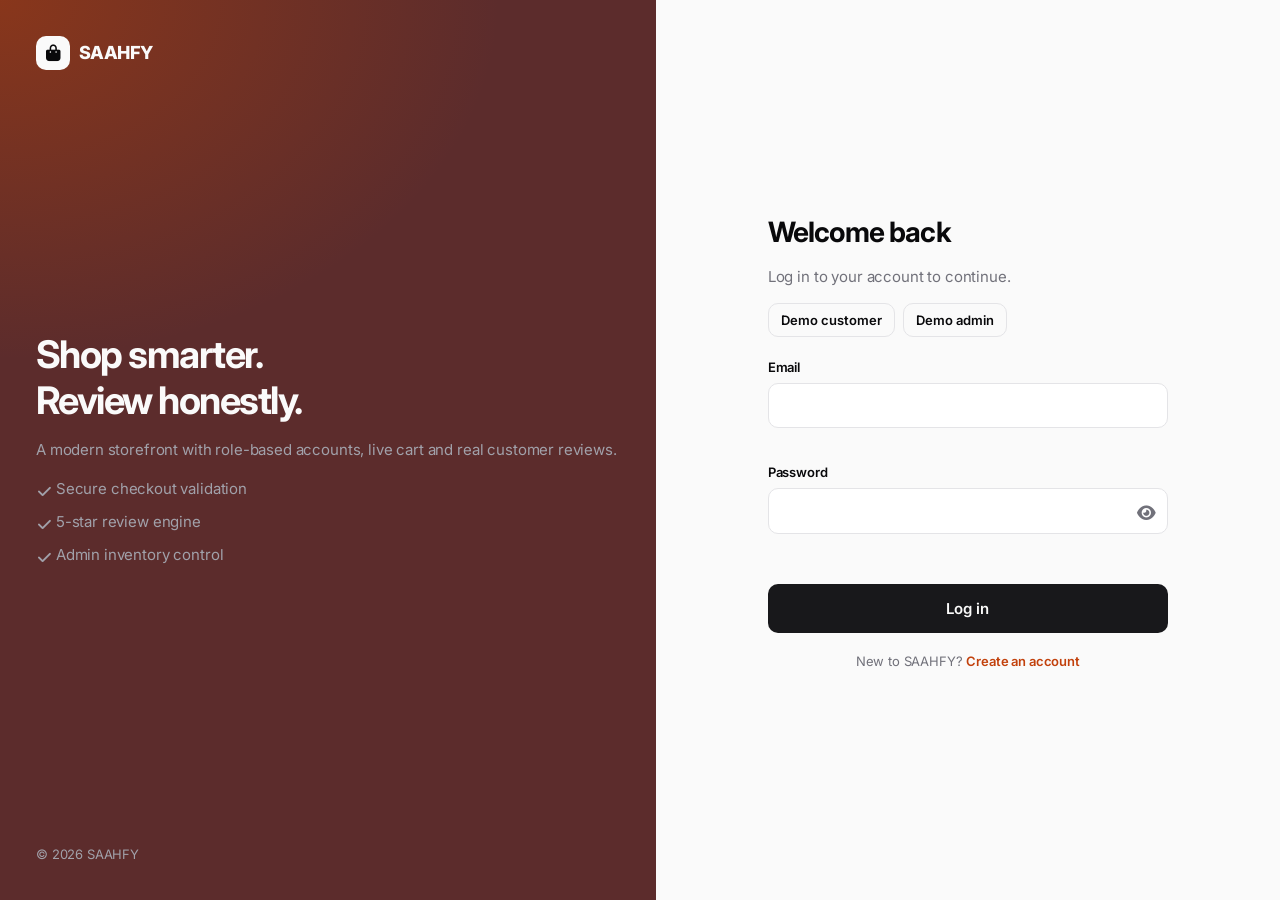
<file: admin/dashboard.html>
<!DOCTYPE html>
<html lang="en">
<head>
<meta charset="utf-8">
<meta name="viewport" content="width=device-width, initial-scale=1, viewport-fit=cover">
<meta name="theme-color" content="#18181b">
<title>Admin Dashboard – SAAHFY</title>
<link rel="stylesheet" href="https://fonts.googleapis.com/css2?family=Inter:wght@400;500;600;700;800&display=swap">
<link rel="stylesheet" href="../css/style.css">
<script>try{var t=localStorage.getItem('kk_theme');document.documentElement.dataset.theme=t||(matchMedia('(prefers-color-scheme:dark)').matches?'dark':'light')}catch(e){}</script>
</head>
<body data-root="../">
<div id="app">
<header class="mh mob">
  <span class="lg" data-icon="shield:16"></span>
  <div class="mt">Dashboard</div>
  <a class="ib" href="../index.html" aria-label="View store" data-icon="home:17"></a>
  <button class="ib" onclick="toggleTheme()" aria-label="Theme" data-icon="moon:17"></button>
</header>
<div class="abar mob" data-admin-actions></div>
<main class="mp mob page" id="page-mobile"><p class="mu">Loading…</p></main>
<nav class="tab mob">
  <a href="dashboard.html"><span data-icon="dash:20"></span><span>Dashboard</span></a>
  <a href="products.html"><span data-icon="bag:20"></span><span>Products</span></a>
  <a href="orders.html"><span data-icon="package:20"></span><span>Orders</span></a>
  <a href="users.html"><span data-icon="users:20"></span><span>Users</span></a>
  <a href="#" onclick="logout();return false"><span data-icon="logout:20"></span><span>Logout</span></a>
</nav>
<div class="adm dsk">
  <aside class="sb">
    <a class="logo" href="../index.html"><span class="lg" data-icon="shield:17"></span>Admin</a>
    <a href="dashboard.html" data-icon="dash:18">Dashboard</a>
    <a href="products.html" data-icon="bag:18">Products</a>
    <a href="orders.html" data-icon="package:18">Orders</a>
    <a href="users.html" data-icon="users:18">Customers</a>
    <div class="sbf">
      <a href="../index.html" data-icon="home:18">View store</a>
      <a href="#" onclick="toggleTheme();return false" data-icon="moon:18">Theme</a>
      <a href="#" onclick="logout();return false" data-icon="logout:18">Log out</a>
    </div>
  </aside>
  <section class="am">
    <div class="row sp ah">
      <div><h1>Admin Dashboard</h1><div class="mu sm">Signed in as <span data-username></span></div></div>
      <div class="row" data-admin-actions></div>
    </div>
    <div class="page" id="page"><p class="mu">Loading…</p></div>
  </section>
</div>
</div>
<script src="../js/core.js"></script>
<script src="../js/pages/admin/dashboard.js"></script>
</body>
</html>
</file>
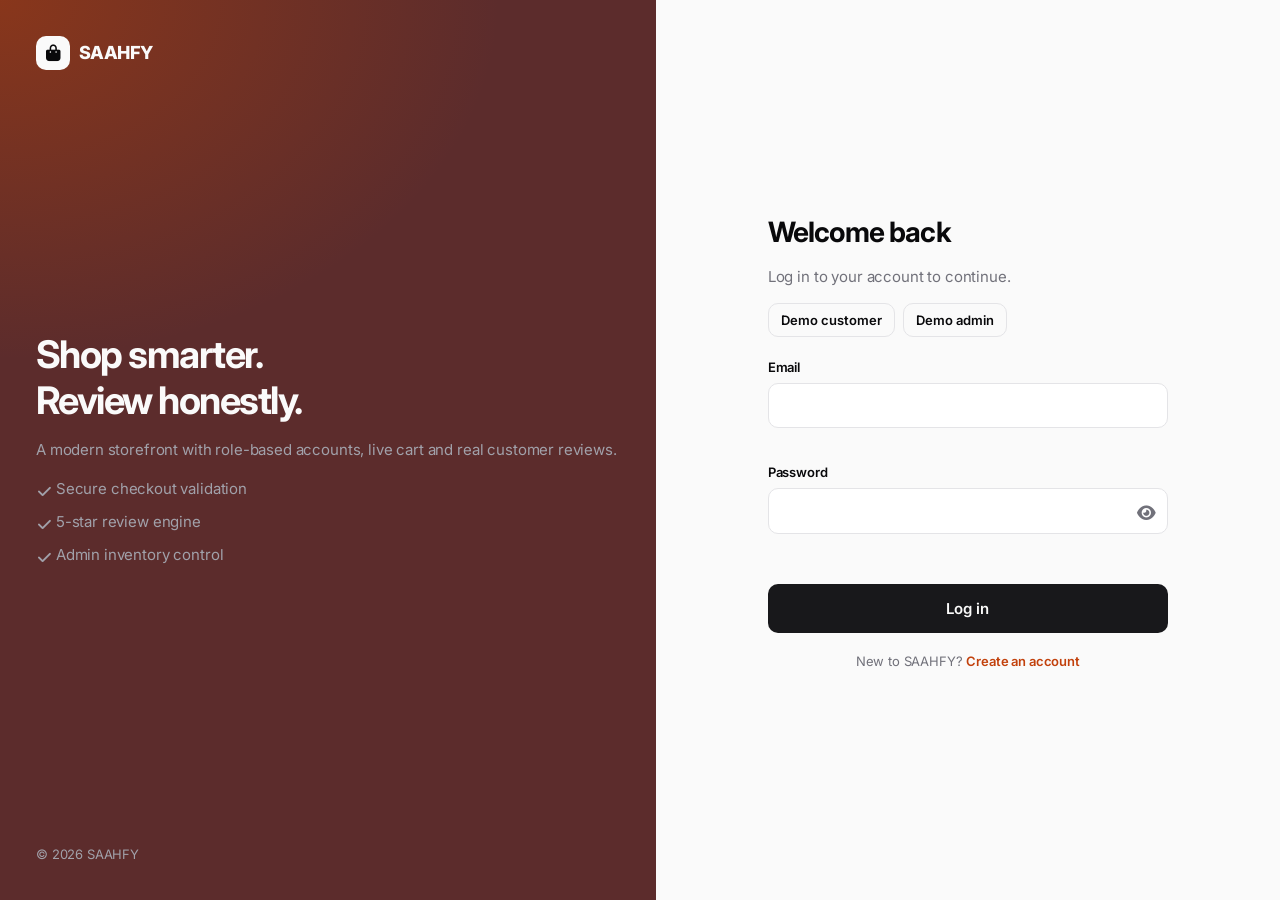
<file: admin/orders.html>
<!DOCTYPE html>
<html lang="en">
<head>
<meta charset="utf-8">
<meta name="viewport" content="width=device-width, initial-scale=1, viewport-fit=cover">
<meta name="theme-color" content="#18181b">
<title>Admin Orders – SAAHFY</title>
<link rel="stylesheet" href="https://fonts.googleapis.com/css2?family=Inter:wght@400;500;600;700;800&display=swap">
<link rel="stylesheet" href="../css/style.css">
<script>try{var t=localStorage.getItem('kk_theme');document.documentElement.dataset.theme=t||(matchMedia('(prefers-color-scheme:dark)').matches?'dark':'light')}catch(e){}</script>
</head>
<body data-root="../">
<div id="app">
<header class="mh mob">
  <span class="lg" data-icon="shield:16"></span>
  <div class="mt">Orders</div>
  <a class="ib" href="../index.html" aria-label="View store" data-icon="home:17"></a>
  <button class="ib" onclick="toggleTheme()" aria-label="Theme" data-icon="moon:17"></button>
</header>
<div class="abar mob" data-admin-actions></div>
<main class="mp mob page" id="page-mobile"><p class="mu">Loading…</p></main>
<nav class="tab mob">
  <a href="dashboard.html"><span data-icon="dash:20"></span><span>Dashboard</span></a>
  <a href="products.html"><span data-icon="bag:20"></span><span>Products</span></a>
  <a href="orders.html"><span data-icon="package:20"></span><span>Orders</span></a>
  <a href="users.html"><span data-icon="users:20"></span><span>Users</span></a>
  <a href="#" onclick="logout();return false"><span data-icon="logout:20"></span><span>Logout</span></a>
</nav>
<div class="adm dsk">
  <aside class="sb">
    <a class="logo" href="../index.html"><span class="lg" data-icon="shield:17"></span>Admin</a>
    <a href="dashboard.html" data-icon="dash:18">Dashboard</a>
    <a href="products.html" data-icon="bag:18">Products</a>
    <a href="orders.html" data-icon="package:18">Orders</a>
    <a href="users.html" data-icon="users:18">Customers</a>
    <div class="sbf">
      <a href="../index.html" data-icon="home:18">View store</a>
      <a href="#" onclick="toggleTheme();return false" data-icon="moon:18">Theme</a>
      <a href="#" onclick="logout();return false" data-icon="logout:18">Log out</a>
    </div>
  </aside>
  <section class="am">
    <div class="row sp ah">
      <div><h1>Admin Orders</h1><div class="mu sm">Signed in as <span data-username></span></div></div>
      <div class="row" data-admin-actions></div>
    </div>
    <div class="page" id="page"><p class="mu">Loading…</p></div>
  </section>
</div>
</div>
<script src="../js/core.js"></script>
<script src="../js/pages/admin/orders.js"></script>
</body>
</html>
</file>
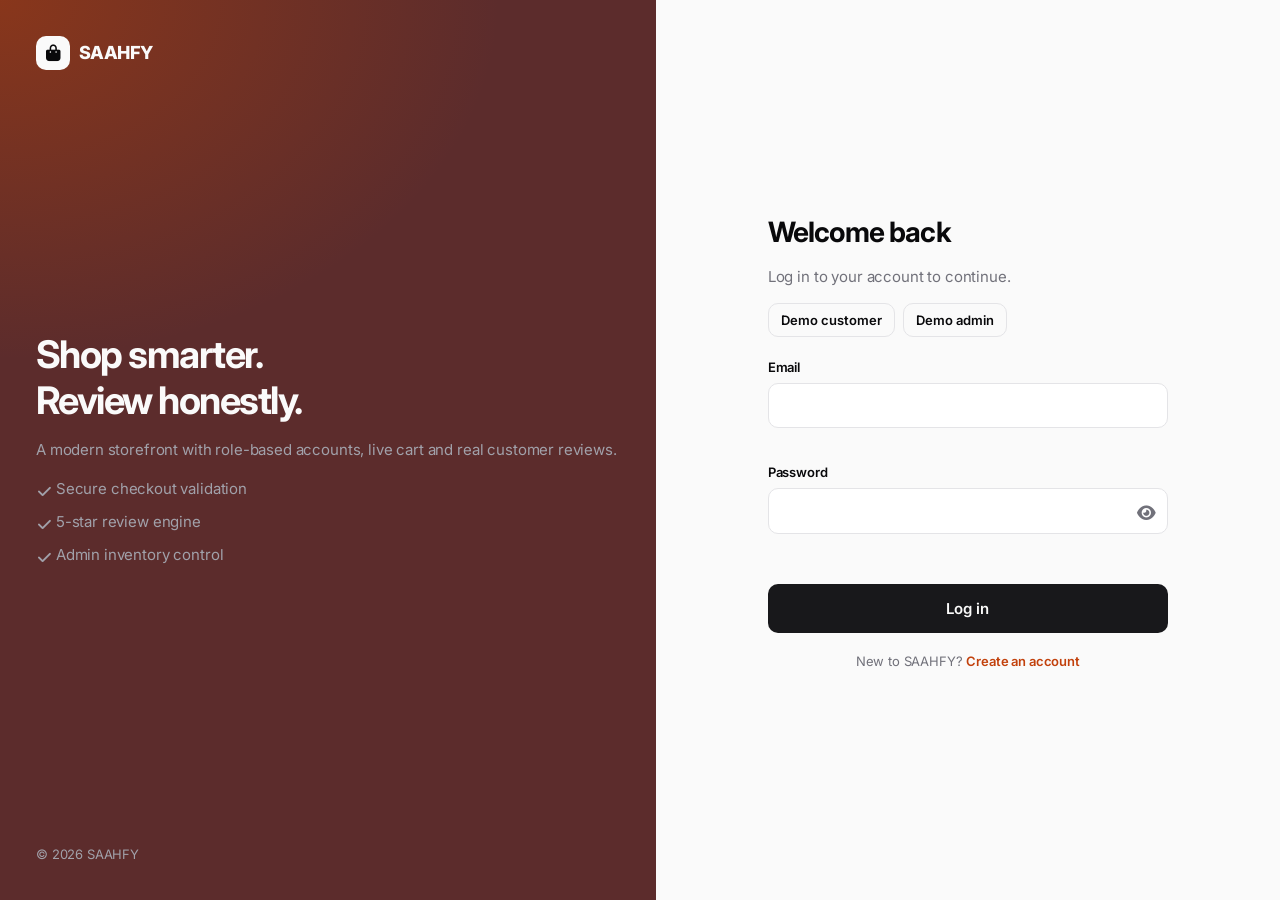
<file: admin/products.html>
<!DOCTYPE html>
<html lang="en">
<head>
<meta charset="utf-8">
<meta name="viewport" content="width=device-width, initial-scale=1, viewport-fit=cover">
<meta name="theme-color" content="#18181b">
<title>Admin Products – SAAHFY</title>
<link rel="stylesheet" href="https://fonts.googleapis.com/css2?family=Inter:wght@400;500;600;700;800&display=swap">
<link rel="stylesheet" href="../css/style.css">
<script>try{var t=localStorage.getItem('kk_theme');document.documentElement.dataset.theme=t||(matchMedia('(prefers-color-scheme:dark)').matches?'dark':'light')}catch(e){}</script>
</head>
<body data-root="../">
<div id="app">
<header class="mh mob">
  <span class="lg" data-icon="shield:16"></span>
  <div class="mt">Products</div>
  <a class="ib" href="../index.html" aria-label="View store" data-icon="home:17"></a>
  <button class="ib" onclick="toggleTheme()" aria-label="Theme" data-icon="moon:17"></button>
</header>
<div class="abar mob" data-admin-actions></div>
<main class="mp mob page" id="page-mobile"><p class="mu">Loading…</p></main>
<nav class="tab mob">
  <a href="dashboard.html"><span data-icon="dash:20"></span><span>Dashboard</span></a>
  <a href="products.html"><span data-icon="bag:20"></span><span>Products</span></a>
  <a href="orders.html"><span data-icon="package:20"></span><span>Orders</span></a>
  <a href="users.html"><span data-icon="users:20"></span><span>Users</span></a>
  <a href="#" onclick="logout();return false"><span data-icon="logout:20"></span><span>Logout</span></a>
</nav>
<div class="adm dsk">
  <aside class="sb">
    <a class="logo" href="../index.html"><span class="lg" data-icon="shield:17"></span>Admin</a>
    <a href="dashboard.html" data-icon="dash:18">Dashboard</a>
    <a href="products.html" data-icon="bag:18">Products</a>
    <a href="orders.html" data-icon="package:18">Orders</a>
    <a href="users.html" data-icon="users:18">Customers</a>
    <div class="sbf">
      <a href="../index.html" data-icon="home:18">View store</a>
      <a href="#" onclick="toggleTheme();return false" data-icon="moon:18">Theme</a>
      <a href="#" onclick="logout();return false" data-icon="logout:18">Log out</a>
    </div>
  </aside>
  <section class="am">
    <div class="row sp ah">
      <div><h1>Admin Products</h1><div class="mu sm">Signed in as <span data-username></span></div></div>
      <div class="row" data-admin-actions></div>
    </div>
    <div class="page" id="page"><p class="mu">Loading…</p></div>
  </section>
</div>
</div>
<script src="../js/core.js"></script>
<script src="../js/pages/admin/products.js"></script>
</body>
</html>
</file>
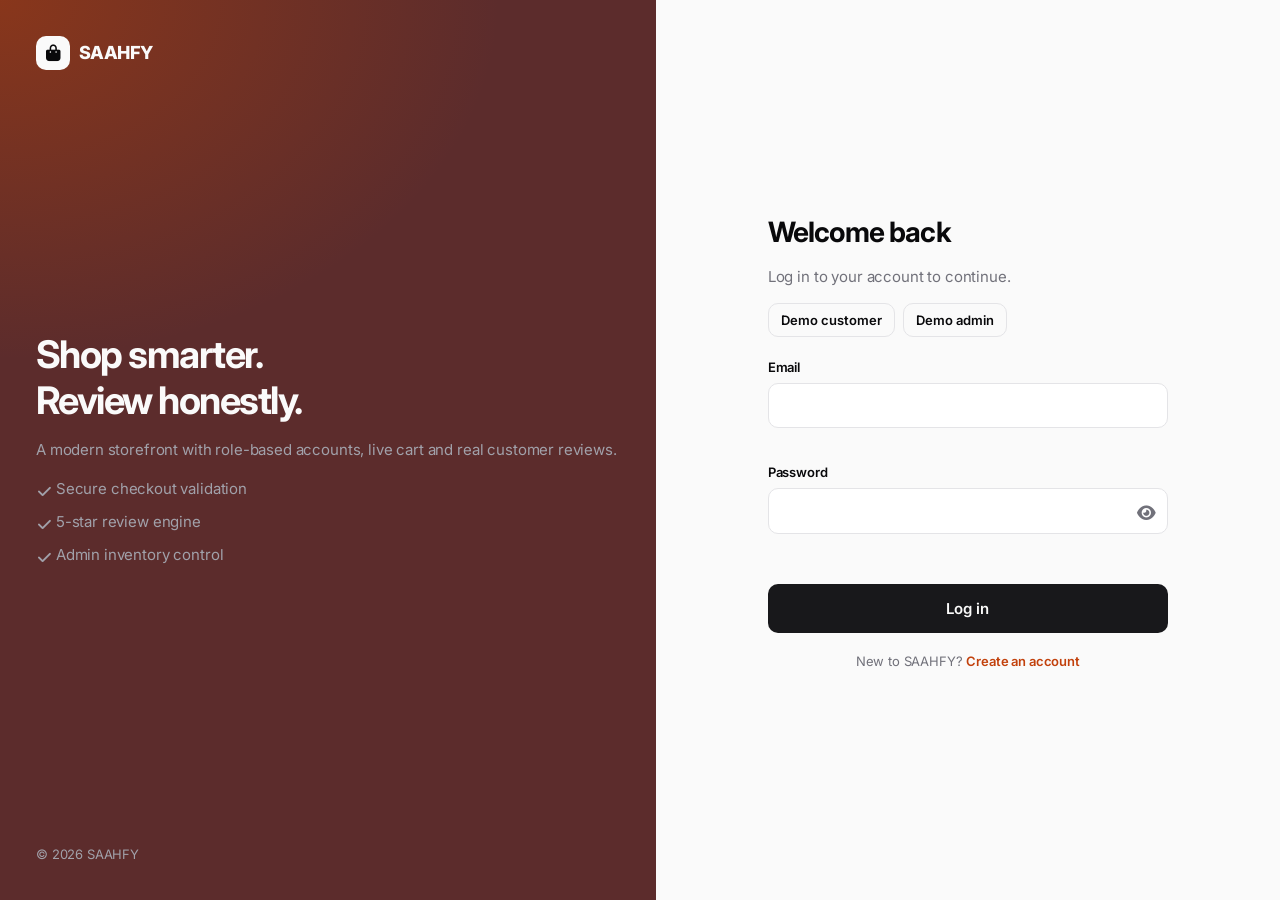
<file: admin/users.html>
<!DOCTYPE html>
<html lang="en">
<head>
<meta charset="utf-8">
<meta name="viewport" content="width=device-width, initial-scale=1, viewport-fit=cover">
<meta name="theme-color" content="#18181b">
<title>Admin Customers – SAAHFY</title>
<link rel="stylesheet" href="https://fonts.googleapis.com/css2?family=Inter:wght@400;500;600;700;800&display=swap">
<link rel="stylesheet" href="../css/style.css">
<script>try{var t=localStorage.getItem('kk_theme');document.documentElement.dataset.theme=t||(matchMedia('(prefers-color-scheme:dark)').matches?'dark':'light')}catch(e){}</script>
</head>
<body data-root="../">
<div id="app">
<header class="mh mob">
  <span class="lg" data-icon="shield:16"></span>
  <div class="mt">Users</div>
  <a class="ib" href="../index.html" aria-label="View store" data-icon="home:17"></a>
  <button class="ib" onclick="toggleTheme()" aria-label="Theme" data-icon="moon:17"></button>
</header>
<div class="abar mob" data-admin-actions></div>
<main class="mp mob page" id="page-mobile"><p class="mu">Loading…</p></main>
<nav class="tab mob">
  <a href="dashboard.html"><span data-icon="dash:20"></span><span>Dashboard</span></a>
  <a href="products.html"><span data-icon="bag:20"></span><span>Products</span></a>
  <a href="orders.html"><span data-icon="package:20"></span><span>Orders</span></a>
  <a href="users.html"><span data-icon="users:20"></span><span>Users</span></a>
  <a href="#" onclick="logout();return false"><span data-icon="logout:20"></span><span>Logout</span></a>
</nav>
<div class="adm dsk">
  <aside class="sb">
    <a class="logo" href="../index.html"><span class="lg" data-icon="shield:17"></span>Admin</a>
    <a href="dashboard.html" data-icon="dash:18">Dashboard</a>
    <a href="products.html" data-icon="bag:18">Products</a>
    <a href="orders.html" data-icon="package:18">Orders</a>
    <a href="users.html" data-icon="users:18">Customers</a>
    <div class="sbf">
      <a href="../index.html" data-icon="home:18">View store</a>
      <a href="#" onclick="toggleTheme();return false" data-icon="moon:18">Theme</a>
      <a href="#" onclick="logout();return false" data-icon="logout:18">Log out</a>
    </div>
  </aside>
  <section class="am">
    <div class="row sp ah">
      <div><h1>Admin Customers</h1><div class="mu sm">Signed in as <span data-username></span></div></div>
      <div class="row" data-admin-actions></div>
    </div>
    <div class="page" id="page"><p class="mu">Loading…</p></div>
  </section>
</div>
</div>
<script src="../js/core.js"></script>
<script src="../js/pages/admin/users.js"></script>
</body>
</html>
</file>
<file: css/style.css>
/* ==========================================================================
   SAAHFY — UNIFIED STYLESHEET
   Sections:
     1. TOKENS + RESET            (was base.css)
     2. COMPONENTS                (was base.css)
     3. ICON SYSTEM               (was base.css)
     4. DESKTOP ≥769px            (was desktop.css)
     5. TABLET ≤1024px            (was tablet.css)
     6. MOBILE ≤768px             (was mobile.css)
   Cascade order matters — desktop wraps ≤1024 overlaps, mobile wraps ≤768.
   ========================================================================== */

/* ============ 1. TOKENS + RESET ============ */
:root {
    color-scheme: light;
    --bg: #fafafa; --sf: #fff; --in: #fff;
    --tx: #09090b; --mu: #71717a; --bd: #e4e4e7;
    --ac: #ea580c; --at: #c2410c;
    --pb: #18181b; --pt: #fafafa;
    --ok: #16a34a; --er: #dc2626; --st: #f59e0b;
    --sh: 0 1px 2px rgba(0,0,0,.04), 0 16px 36px -12px rgba(0,0,0,.14);
    --r: 14px
}
:root[data-theme=dark] {
    color-scheme: dark;
    --bg: #09090b; --sf: #111113; --in: #09090b;
    --tx: #fafafa; --mu: #a1a1aa; --bd: #27272a;
    --ac: #f97316; --at: #fb923c;
    --pb: #fafafa; --pt: #09090b;
    --ok: #22c55e; --er: #f87171; --st: #fbbf24;
    --sh: 0 1px 2px rgba(0,0,0,.5), 0 16px 40px -12px rgba(0,0,0,.7)
}
* { box-sizing: border-box }
[hidden] { display: none !important }
body {
    margin: 0; background: var(--bg); color: var(--tx);
    font: 15px/1.55 Inter, system-ui, -apple-system, "Segoe UI", sans-serif;
    letter-spacing: -.01em; -webkit-font-smoothing: antialiased
}
a { color: inherit; text-decoration: none }
button, input, select, textarea { font: inherit; color: inherit }
h1, h2, h3 { margin: 0; letter-spacing: -.03em; line-height: 1.2 }
h1 { font-size: 28px } h2 { font-size: 22px } h3 { font-size: 16px }
* { scrollbar-width: thin; scrollbar-color: var(--bd) transparent }
::selection { background: color-mix(in srgb, var(--ac) 25%, transparent) }

/* ============ 2. COMPONENTS ============ */
.wrap { max-width: 1180px; margin: 0 auto; padding: 24px 20px }
.mu { color: var(--mu) }
.sm { font-size: 13px }
.row { display: flex; gap: 10px; align-items: center; flex-wrap: wrap }
.sp { justify-content: space-between }
.ic { flex: none; vertical-align: -3px }
.low { color: var(--er) }
.okc { color: var(--ok) }

.hd {
    position: sticky; top: 0; z-index: 30;
    background: color-mix(in srgb, var(--bg) 80%, transparent);
    backdrop-filter: blur(14px); -webkit-backdrop-filter: blur(14px);
    border-bottom: 1px solid var(--bd); padding-top: env(safe-area-inset-top)
}
.hd .wrap { display: flex; align-items: center; gap: 8px; padding-block: 10px }

.logo { display: flex; align-items: center; gap: 9px; font-weight: 800; font-size: 18px; letter-spacing: -.03em }
.lg { width: 34px; height: 34px; border-radius: 10px; background: var(--pb); color: var(--pt); display: grid; place-items: center }
.nav { display: flex; gap: 2px; margin-left: 18px }
.nav a, .sb a { display: flex; gap: 8px; align-items: center; padding: 8px 14px; border-radius: 99px; color: var(--mu); font-weight: 500 }
.nav a:hover, .nav a.on, .sb a:hover, .sb a.on { background: color-mix(in srgb, var(--tx) 7%, transparent); color: var(--tx) }

.ib { position: relative; width: 40px; height: 40px; border-radius: 10px; border: 1px solid var(--bd); background: var(--sf); display: grid; place-items: center; cursor: pointer }
.ib:hover { background: color-mix(in srgb, var(--tx) 6%, var(--sf)) }
.bdg { position: absolute; top: -6px; right: -6px; min-width: 18px; height: 18px; border-radius: 99px; background: var(--ac); color: #fff; font-size: 11px; font-weight: 700; display: grid; place-items: center; padding: 0 5px }
.av { width: 38px; height: 38px; border-radius: 50%; background: var(--pb); color: var(--pt); display: grid; place-items: center; font-weight: 700 }

.btn { display: inline-flex; align-items: center; justify-content: center; gap: 8px; border: 1px solid transparent; border-radius: 10px; padding: 10px 16px; font-weight: 600; cursor: pointer; background: var(--pb); color: var(--pt); transition: .15s }
.btn:hover { opacity: .88 }
.btn:active { transform: scale(.98) }
.btn:disabled { opacity: .4; cursor: not-allowed }
.btn.o { background: transparent; color: var(--tx); border-color: var(--bd) }
.btn.o:hover { background: color-mix(in srgb, var(--tx) 6%, transparent); opacity: 1 }
.btn.d { background: var(--er); color: #fff }
.btn.p { background: var(--ac); color: #fff }
.btn.s { padding: 6px 12px; font-size: 13px }
.btn.b { width: 100%; padding: 12px }

.f { margin-bottom: 14px }
.f label { display: block; font-size: 13px; font-weight: 600; margin-bottom: 6px }
input, select, textarea { width: 100%; background: var(--in); border: 1px solid var(--bd); border-radius: 10px; padding: 10px 12px }
input:focus, select:focus, textarea:focus { outline: none; border-color: var(--ac); box-shadow: 0 0 0 3px color-mix(in srgb, var(--ac) 22%, transparent) }
.err { color: var(--er); font-size: 12px; min-height: 16px; margin-top: 4px }
.f.bad input, .f.bad textarea { border-color: var(--er) }
.g2 { display: grid; grid-template-columns: 1fr 1fr; gap: 12px }
.pw { position: relative }
.pw button { position: absolute; right: 6px; top: 5px; border: 0; background: none; padding: 6px; cursor: pointer; color: var(--mu) }

.card { background: var(--sf); border: 1px solid var(--bd); border-radius: var(--r); padding: 18px }
.hero { border: 1px solid var(--bd); border-radius: 22px; padding: clamp(24px, 5vw, 52px); margin-bottom: 18px; background: radial-gradient(560px 240px at 100% 0%, color-mix(in srgb, var(--ac) 16%, transparent), transparent), var(--sf) }
.hero h1 { font-size: clamp(28px, 5vw, 46px); font-weight: 800; letter-spacing: -.04em; margin: 12px 0 }
.hero p { color: var(--mu); max-width: 520px; margin: 0 0 20px }

.eb { display: inline-block; font-size: 12px; font-weight: 600; color: var(--at); background: color-mix(in srgb, var(--ac) 10%, transparent); border: 1px solid color-mix(in srgb, var(--ac) 25%, transparent); padding: 4px 11px; border-radius: 99px }
.feat { display: grid; grid-template-columns: repeat(auto-fit, minmax(200px, 1fr)); gap: 12px; margin-bottom: 30px }
.feat div { display: flex; gap: 10px; align-items: center; padding: 12px 14px; border: 1px solid var(--bd); border-radius: 12px; background: var(--sf); font-weight: 500 }

.chips { display: flex; gap: 8px; overflow-x: auto; padding: 10px 0; scrollbar-width: none }
.cp { flex: none; border: 1px solid var(--bd); background: var(--sf); padding: 7px 16px; border-radius: 99px; font-weight: 500; cursor: pointer }
.cp.on { background: var(--pb); color: var(--pt); border-color: var(--pb) }

.tb { display: flex; gap: 10px; flex-wrap: wrap; margin: 6px 0 18px }
.sbx { position: relative; flex: 1 1 240px }
.sbx .ico { position: absolute; left: 13px; top: 50%; margin-top: -9px; color: var(--mu) }
.sbx input { padding-left: 40px }
.tb select { width: auto }

.grid { display: grid; grid-template-columns: repeat(auto-fill, minmax(240px, 1fr)); gap: 18px }
.pc { display: flex; flex-direction: column; gap: 8px; padding: 12px; transition: .2s }
.pc:hover { transform: translateY(-3px); box-shadow: var(--sh) }
.th { display: grid; place-items: center; height: 170px; font-size: 70px; border-radius: 12px; background: color-mix(in srgb, var(--tx) 4%, var(--sf)) }
.pc h3 { font-weight: 600 }
.pr { font-weight: 700; font-size: 18px }
.pr.big { font-size: 30px; margin: 10px 0 }

.bg { display: inline-block; padding: 2px 10px; border-radius: 99px; font-size: 12px; font-weight: 600; background: color-mix(in srgb, var(--tx) 8%, transparent); color: var(--mu) }
.bg.ok { background: color-mix(in srgb, var(--ok) 16%, transparent); color: var(--ok) }
.bg.wn { background: color-mix(in srgb, var(--st) 18%, transparent); color: var(--st) }
.bg.er { background: color-mix(in srgb, var(--er) 15%, transparent); color: var(--er) }
.bg.in { background: color-mix(in srgb, var(--ac) 15%, transparent); color: var(--at) }

.stars { color: var(--st); letter-spacing: 1px }
.stars i { font-style: normal; color: var(--bd) }
.bc { color: var(--mu); font-size: 13px; margin-bottom: 16px }
.bc a:hover { color: var(--tx) }

.pd { display: grid; grid-template-columns: 1fr 1fr; gap: 34px }
.pd .th { height: 400px; font-size: 160px }

.qt { display: inline-flex; align-items: center; border: 1px solid var(--bd); border-radius: 10px }
.qt button { width: 36px; height: 38px; border: 0; background: none; cursor: pointer }
.qt b { min-width: 30px; text-align: center }

.two { display: grid; grid-template-columns: 1fr 380px; gap: 24px; align-items: start }
.rl { display: grid; grid-template-columns: 320px 1fr; gap: 24px; align-items: start; margin-top: 40px }
.li { display: grid; grid-template-columns: 72px 1fr auto; gap: 14px; align-items: center; padding: 14px 0; border-bottom: 1px solid var(--bd) }
.li .th { height: 72px; font-size: 34px }
.sum .r { display: flex; justify-content: space-between; padding: 5px 0 }
.sum .t { border-top: 1px solid var(--bd); margin-top: 8px; padding-top: 12px; font-weight: 800; font-size: 18px }

.steps { display: flex; gap: 8px; margin-bottom: 20px; flex-wrap: wrap }
.steps span { padding: 6px 14px; border-radius: 99px; border: 1px solid var(--bd); color: var(--mu); font-size: 13px; font-weight: 600 }
.steps .on { background: var(--pb); color: var(--pt); border-color: var(--pb) }
.steps .done { color: var(--ok); border-color: var(--ok) }

.pg { display: flex; gap: 6px; margin: 14px 0 }
.pg div { flex: 1; font-size: 12px; color: var(--mu) }
.pg div:before { content: ""; display: block; height: 4px; background: var(--bd); margin-bottom: 6px; border-radius: 4px }
.pg .on { color: var(--tx); font-weight: 600 }
.pg .on:before { background: var(--ok) }

.sg button { background: none; border: 0; font-size: 28px; color: var(--bd); cursor: pointer; padding: 0 2px }
.sg button.on { color: var(--st) }
.rv { padding: 14px 0; border-top: 1px solid var(--bd) }
.bl { display: grid; grid-template-columns: 34px 1fr 40px; gap: 10px; align-items: center; font-size: 13px; margin: 7px 0 }
.bl i { height: 8px; border-radius: 8px; background: var(--bd); overflow: hidden; display: block }
.bl i b { display: block; height: 100%; background: var(--ac) }

.empty { text-align: center; padding: 60px 20px; color: var(--mu); grid-column: 1/-1 }
.empty h2, .empty h3 { color: var(--tx); margin: 12px 0 6px }
.empty .btn { margin-top: 14px }

.tw { overflow-x: auto; border: 1px solid var(--bd); border-radius: var(--r); background: var(--sf) }
table { width: 100%; border-collapse: collapse; min-width: 620px }
th, td { text-align: left; padding: 12px 14px; border-bottom: 1px solid var(--bd) }
th { font-size: 11.5px; text-transform: uppercase; letter-spacing: .05em; color: var(--mu); font-weight: 600 }
tr:last-child td { border: 0 }
tbody tr:hover td { background: color-mix(in srgb, var(--tx) 3%, transparent) }

.ov { position: fixed; inset: 0; background: rgba(0,0,0,.55); backdrop-filter: blur(5px); z-index: 60; display: flex; align-items: center; justify-content: center; padding: 14px }
.md { background: var(--sf); border: 1px solid var(--bd); border-radius: 20px; padding: 22px; width: 100%; max-width: 520px; max-height: 92vh; overflow: auto; box-shadow: var(--sh) }
.toast { position: fixed; bottom: calc(24px + env(safe-area-inset-bottom)); left: 50%; transform: translateX(-50%); background: var(--tx); color: var(--bg); padding: 10px 18px; border-radius: 10px; font-weight: 600; font-size: 14px; z-index: 80 }

.ft { border-top: 1px solid var(--bd); margin-top: 50px; background: var(--sf) }
.fg { display: grid; grid-template-columns: 2fr 1fr 1fr; gap: 24px }
.fg a:not(.logo) { display: block; color: var(--mu); margin-top: 6px }
.fg a:hover { color: var(--tx) }

.au { min-height: 100vh; display: grid; grid-template-columns: 1.05fr 1fr }
.aup { background: radial-gradient(500px 360px at 0% 0%, rgba(182,65,10,.493), transparent), #501c1ced; color: #fafafa; padding: 36px; display: flex; flex-direction: column; justify-content: space-between }
.aup h2 { font-size: 38px; letter-spacing: -.04em; margin-bottom: 12px }
.aup p, .aup li { color: #a1a1aa }
.aup ul { padding: 0; list-style: none; display: grid; gap: 10px }
.aup .lg { background: #fafafa; color: #09090b }
.auf { display: grid; place-items: center; padding: 24px }
.auc { width: 100%; max-width: 400px }
.auc h1 { margin-bottom: 6px }
.auc .f:first-of-type { margin-top: 20px }
.demo { display: flex; gap: 8px; margin-bottom: 6px; flex-wrap: wrap }

.adm { display: grid; grid-template-columns: 250px 1fr; min-height: 100vh }
.sb { background: var(--sf); border-right: 1px solid var(--bd); padding: 18px 14px; position: sticky; top: 0; height: 100vh; display: flex; flex-direction: column; gap: 4px }
.sb a { border-radius: 10px }
.sb .logo { padding: 6px 12px 18px }
.sbf { margin-top: auto; border-top: 1px solid var(--bd); padding-top: 10px }
.am { padding: 28px; min-width: 0 }
.ah { margin-bottom: 22px }
.stats { display: grid; grid-template-columns: repeat(auto-fit, minmax(200px, 1fr)); gap: 14px; margin-bottom: 22px }
.stc { display: flex; gap: 14px; align-items: center }
.stc i { width: 44px; height: 44px; border-radius: 12px; background: color-mix(in srgb, var(--tx) 6%, transparent); display: grid; place-items: center }
.stc b { display: block; font-size: 22px; letter-spacing: -.03em }
.dg { display: grid; grid-template-columns: 1.4fr 1fr; gap: 18px; margin-bottom: 18px }

.th { position: relative; overflow: hidden }
.th img { position: absolute; inset: 0; width: 100%; height: 100%; object-fit: cover; display: block; background: transparent }
.th.tn { width: 44px; height: 44px; font-size: 22px; border-radius: 8px; flex: none }
.em { font-size: 1em; line-height: 1; display: inline-block; font-family: "Apple Color Emoji", "Segoe UI Emoji", "Noto Color Emoji", sans-serif; pointer-events: none }
.ph { position: relative }
.wh { position: absolute; top: 10px; right: 10px; width: 34px; height: 34px; border-radius: 50%; border: 1px solid var(--bd); background: var(--sf); color: var(--mu); display: grid; place-items: center; cursor: pointer }
.wh.on, .btn.wl.on { color: var(--er) }
.wh.on svg, .btn.wl.on svg { fill: currentColor }
.dc { position: absolute; top: 10px; left: 10px; background: var(--er); color: #fff; font-size: 11px; font-weight: 700; padding: 3px 9px; border-radius: 99px }
.so { position: absolute; left: 10px; bottom: 10px; background: var(--tx); color: var(--bg); font-size: 11px; font-weight: 700; padding: 3px 9px; border-radius: 99px }
.off { color: var(--ok); font-weight: 600; font-size: 13px }
.pr s { font-weight: 400 }
.pc .pr { font-size: 17px }

.hero { display: grid; grid-template-columns: 1.1fr 1fr; gap: 28px; align-items: center }
.hcol { display: grid; grid-template-columns: 1fr 1fr; gap: 12px }
.hcol .th { height: 150px }
.hcol .th:first-child { grid-row: span 2; height: 100%; min-height: 312px }

.gal { display: grid; gap: 12px }
.gal .main { border: 1px solid var(--bd); cursor: zoom-in }
.gal .main img { transition: transform .25s }
.gal .main:hover img { transform: scale(1.7) }
.thumbs { display: flex; gap: 10px; flex-wrap: wrap }
.thumbs button { width: 76px; height: 76px; border-radius: 10px; border: 2px solid var(--bd); padding: 0; overflow: hidden; cursor: pointer; background: var(--sf) }
.thumbs button.on { border-color: var(--ac) }
.thumbs img { width: 100%; height: 100%; object-fit: cover; display: block }

.imgs { display: flex; gap: 8px; flex-wrap: wrap }
.it2 { position: relative; width: 78px; height: 78px; border-radius: 10px; overflow: hidden; border: 1px solid var(--bd) }
.it2 img { width: 100%; height: 100%; object-fit: cover; cursor: pointer }
.it2 button { position: absolute; top: 3px; right: 3px; width: 20px; height: 20px; border-radius: 50%; border: 0; background: rgba(0,0,0,.65); color: #fff; display: grid; place-items: center; cursor: pointer; padding: 0 }
.it2 .mk { position: absolute; left: 0; bottom: 0; right: 0; background: rgba(0,0,0,.6); color: #fff; font-size: 10px; text-align: center }

/* ============ 3. ICON SYSTEM ============ */
.ico { display: inline-flex; align-items: center; justify-content: center; flex: none; line-height: 1; vertical-align: -3px }
.ico i { display: none; font-size: .92em; line-height: 1 }
.ico svg { width: 100%; height: 100% }
.fa-ok .ico i { display: block }
.fa-ok .ico svg { display: none }
.wh.on .ico i, .ib.on .ico i, .btn.wl.on .ico i { font-weight: 900 }
.ib.on { color: var(--er) }
.ib.on svg { fill: currentColor }

.amb { display: none; margin-bottom: 6px }
.prof { display: flex; gap: 16px; align-items: center; margin-bottom: 16px }
.av.big { width: 64px; height: 64px; font-size: 26px }
.menu { padding: 6px }
.mi { display: flex; align-items: center; gap: 12px; padding: 14px 12px; border-radius: 10px; font-weight: 500 }
.mi span { flex: 1 }
.mi:hover { background: color-mix(in srgb, var(--tx) 5%, transparent) }
.mi .ico:last-child { color: var(--mu) }
.sbar { display: none }
.abar { display: flex; gap: 8px; padding: 12px 14px 0 }

/* ============ 4. DESKTOP ≥769px ============ */
@media (min-width: 769px) {
    .wrap { max-width: 1280px }
    .mob { display: none !important }
    .sbar { display: none !important }
    .hdr { gap: 18px }
    .hs { flex: 1; max-width: 540px; position: relative; margin: 0 auto 0 6px }
    .hs .ico { position: absolute; left: 15px; top: 50%; margin-top: -8px; color: var(--mu) }
    .hs input { padding: 11px 16px 11px 42px; border-radius: 99px; background: var(--sf) }
    .hr { gap: 8px; margin-left: auto }
    .acc { display: flex; align-items: center; gap: 8px; font-weight: 600 }
    .catbar { border-top: 1px solid var(--bd) }
    .catbar .wrap { display: flex; gap: 6px; padding-block: 6px; overflow-x: auto; scrollbar-width: none }
    .catbar a { padding: 6px 14px; border-radius: 99px; font-size: 14px; color: var(--mu); white-space: nowrap }
    .catbar a:hover { background: color-mix(in srgb, var(--tx) 7%, transparent); color: var(--tx) }
    .catbar .deal { color: var(--er); font-weight: 600 }
    .shop { display: grid; grid-template-columns: 260px 1fr; gap: 28px; align-items: start }
    .fil { position: sticky; top: 132px }
    .fil h3 { margin: 16px 0 8px; font-size: 13px; text-transform: uppercase; letter-spacing: .05em; color: var(--mu) }
    .fil h3:first-child { margin-top: 0 }
    .fil label { display: flex; gap: 9px; align-items: center; padding: 5px 0; cursor: pointer }
    .fil input { width: auto }
    .hero { padding: clamp(32px, 4vw, 56px) }
    .grid { grid-template-columns: repeat(auto-fill, minmax(230px, 1fr)) }
    .th { height: 200px }
    .pc:hover { transform: translateY(-4px) }
    .pd { gap: 48px }
    .card.sum { position: sticky; top: 132px }
}

/* ============ 5. TABLET ≤1024px ============ */
@media (max-width: 1024px) {
    .hn { display: none !important }
    .shop { grid-template-columns: 210px 1fr !important; gap: 18px !important }
    .hs { max-width: none !important }
}
@media (max-width: 900px) {
    .shop { grid-template-columns: 1fr !important }
    .fil { position: static !important; display: grid; grid-template-columns: repeat(2, 1fr); gap: 0 24px }
    .fil h3:first-child { margin-top: 0 }
    .amb { display: flex }
    .two, .rl, .dg { grid-template-columns: 1fr }
    .pd { grid-template-columns: 1fr }
    .pd .th { height: 240px; font-size: 100px }
    .adm { grid-template-columns: 1fr }
    .sb { position: static; height: auto; flex-direction: row; overflow-x: auto; padding: 10px; border-right: 0; border-bottom: 1px solid var(--bd) }
    .sb .logo, .sbf { display: none }
    .am { padding: 18px 14px }
    .au { grid-template-columns: 1fr }
    .aup { display: none }
    .hero { grid-template-columns: 1fr }
    .hcol { display: none }
    .gal .main { height: 300px }
}

/* ============ 6. MOBILE ≤768px ============ */
@media (max-width: 768px) {
    :root { --tab: 64px }
    body { padding-bottom: env(safe-area-inset-bottom) }
    body.has-tab { padding-bottom: calc(var(--tab) + env(safe-area-inset-bottom)) }
    .dsk { display: none !important }
    .mh { position: sticky; top: 0; z-index: 30; display: flex; align-items: center; gap: 8px; padding: 10px 14px; padding-top: calc(10px + env(safe-area-inset-top)); background: color-mix(in srgb, var(--bg) 88%, transparent); backdrop-filter: blur(14px); -webkit-backdrop-filter: blur(14px); border-bottom: 1px solid var(--bd) }
    .mh .mt { flex: 1; font-weight: 800; font-size: 17px; letter-spacing: -.02em; overflow: hidden; text-overflow: ellipsis; white-space: nowrap }
    .mh .lg { width: 32px; height: 32px; border-radius: 9px }
    .ib { width: 38px; height: 38px; border-radius: 12px }
    .mp { max-width: 680px; margin: 0 auto; padding: 14px }
    .mp.hasbar { padding-bottom: calc(110px + env(safe-area-inset-bottom)) }
    body.has-tab .mp.hasbar { padding-bottom: calc(180px + env(safe-area-inset-bottom)) }
    .tab { position: fixed; left: 0; right: 0; bottom: 0; z-index: 40; display: flex; background: color-mix(in srgb, var(--sf) 92%, transparent); backdrop-filter: blur(18px); -webkit-backdrop-filter: blur(18px); border-top: 1px solid var(--bd); padding: 6px 6px calc(6px + env(safe-area-inset-bottom)) }
    .tab a { flex: 1; position: relative; display: flex; flex-direction: column; align-items: center; gap: 3px; font-size: 11px; font-weight: 600; color: var(--mu); padding: 6px 0; border-radius: 12px }
    .tab a.on { color: var(--at) }
    .tab .bdg { top: 0; right: calc(50% - 22px) }
    .sbar { position: fixed; left: 0; right: 0; bottom: 0; z-index: 45; display: flex; gap: 10px; align-items: center; padding: 10px 14px calc(10px + env(safe-area-inset-bottom)); background: var(--sf); border-top: 1px solid var(--bd); box-shadow: 0 -8px 24px rgba(0,0,0,.08) }
    .sbar.has-tab { padding-bottom: 10px }
    .sbar .btn { flex: 1; padding: 13px }
    .sbar .tot { line-height: 1.2 }
    .sbar .tot b { font-size: 19px; display: block }
    h1 { font-size: 24px }
    .card { border-radius: 16px }
    .grid { grid-template-columns: repeat(2, minmax(0, 1fr)); gap: 12px }

    .th { height: 140px; font-size: 56px }
    .pc { padding: 8px }
    .pc:hover { transform: none; box-shadow: none }
    .pc h3 { font-size: 14px }
    .pc .pr { font-size: 15px }

    .ms { position: relative; margin-bottom: 12px }
    .ms .ico { position: absolute; left: 14px; top: 50%; margin-top: -9px; color: var(--mu) }
    .ms input { padding: 13px 14px 13px 42px; border-radius: 14px }
    .promo { border-radius: 18px; padding: 18px; background: var(--pb); color: var(--pt); margin-bottom: 14px; display: flex; justify-content: space-between; align-items: center; gap: 10px }
    .promo b { font-size: 18px; display: block; letter-spacing: -.02em }
    .promo span { opacity: .75; font-size: 13px }
    .promo .btn { background: var(--pt); color: var(--pb) }
    .hs-row { display: flex; gap: 12px; overflow-x: auto; scroll-snap-type: x proximity; padding: 4px 0 12px; scrollbar-width: none }
    .hs-row::-webkit-scrollbar { display: none }
    .catc { flex: none; width: 70px; text-align: center; font-size: 12px; font-weight: 600; scroll-snap-align: start }
    .catc .ci { display: grid; place-items: center; width: 60px; height: 60px; border-radius: 50%; margin: 0 auto 6px; background: var(--sf); border: 1px solid var(--bd); font-size: 26px }
    .catc.on .ci { border-color: var(--ac); box-shadow: 0 0 0 3px color-mix(in srgb, var(--ac) 25%, transparent) }
    .hc { flex: none; width: 150px; padding: 8px; scroll-snap-align: start }
    .hc .th { height: 110px; font-size: 44px }

    .snap { display: flex; overflow-x: auto; scroll-snap-type: x mandatory; margin: -14px -14px 14px; scrollbar-width: none }
    .snap::-webkit-scrollbar { display: none }
    .snap .th { flex: 0 0 100%; scroll-snap-align: center; height: 340px; max-height: 70vh; border-radius: 0; font-size: 120px }
    .snap .th img { object-fit: contain; padding: 22px }

    .bc { display: none }
    .pd { gap: 0 }
    .pr.big { font-size: 26px }
    .li { grid-template-columns: 64px 1fr auto }
    .li .th { height: 64px; font-size: 28px }
    .g2 { grid-template-columns: 1fr }
    .stats { grid-template-columns: 1fr 1fr }
    .stc i { width: 38px; height: 38px }

    .ov { align-items: flex-end; padding: 0 }
    .md { max-width: none; border-radius: 24px 24px 0 0; padding-bottom: calc(22px + env(safe-area-inset-bottom)); animation: sheet .25s }
    @keyframes sheet { from { transform: translateY(100%) } }
    .toast { bottom: calc(20px + env(safe-area-inset-bottom)) }
    body.has-tab .toast { bottom: calc(var(--tab) + 20px + env(safe-area-inset-bottom)) }

    .tw { border: 0; background: none; overflow: visible }
    table, thead, tbody, tr, td { display: block; min-width: 0 }
    thead { display: none }
    tr { background: var(--sf); border: 1px solid var(--bd); border-radius: 14px; padding: 6px 14px; margin-bottom: 12px }
    td { display: flex; justify-content: space-between; align-items: center; gap: 12px; border: 0; padding: 8px 0; text-align: right }
    td::before { content: attr(data-label); color: var(--mu); font-size: 11px; font-weight: 600; text-transform: uppercase; letter-spacing: .04em; text-align: left; flex: none }
    td[data-label=""]::before { content: none }
    tbody tr:hover td { background: none }

    .au { display: block; min-height: 100vh }
    .auf { display: block; padding: 22px 18px }
    .amb { display: flex; margin-bottom: 22px }
    .steps { overflow-x: auto; flex-wrap: nowrap }
    .hero { display: none }
    .feat { display: none }
    .chips { margin: 0 -14px; padding: 10px 14px }
}
</file>
